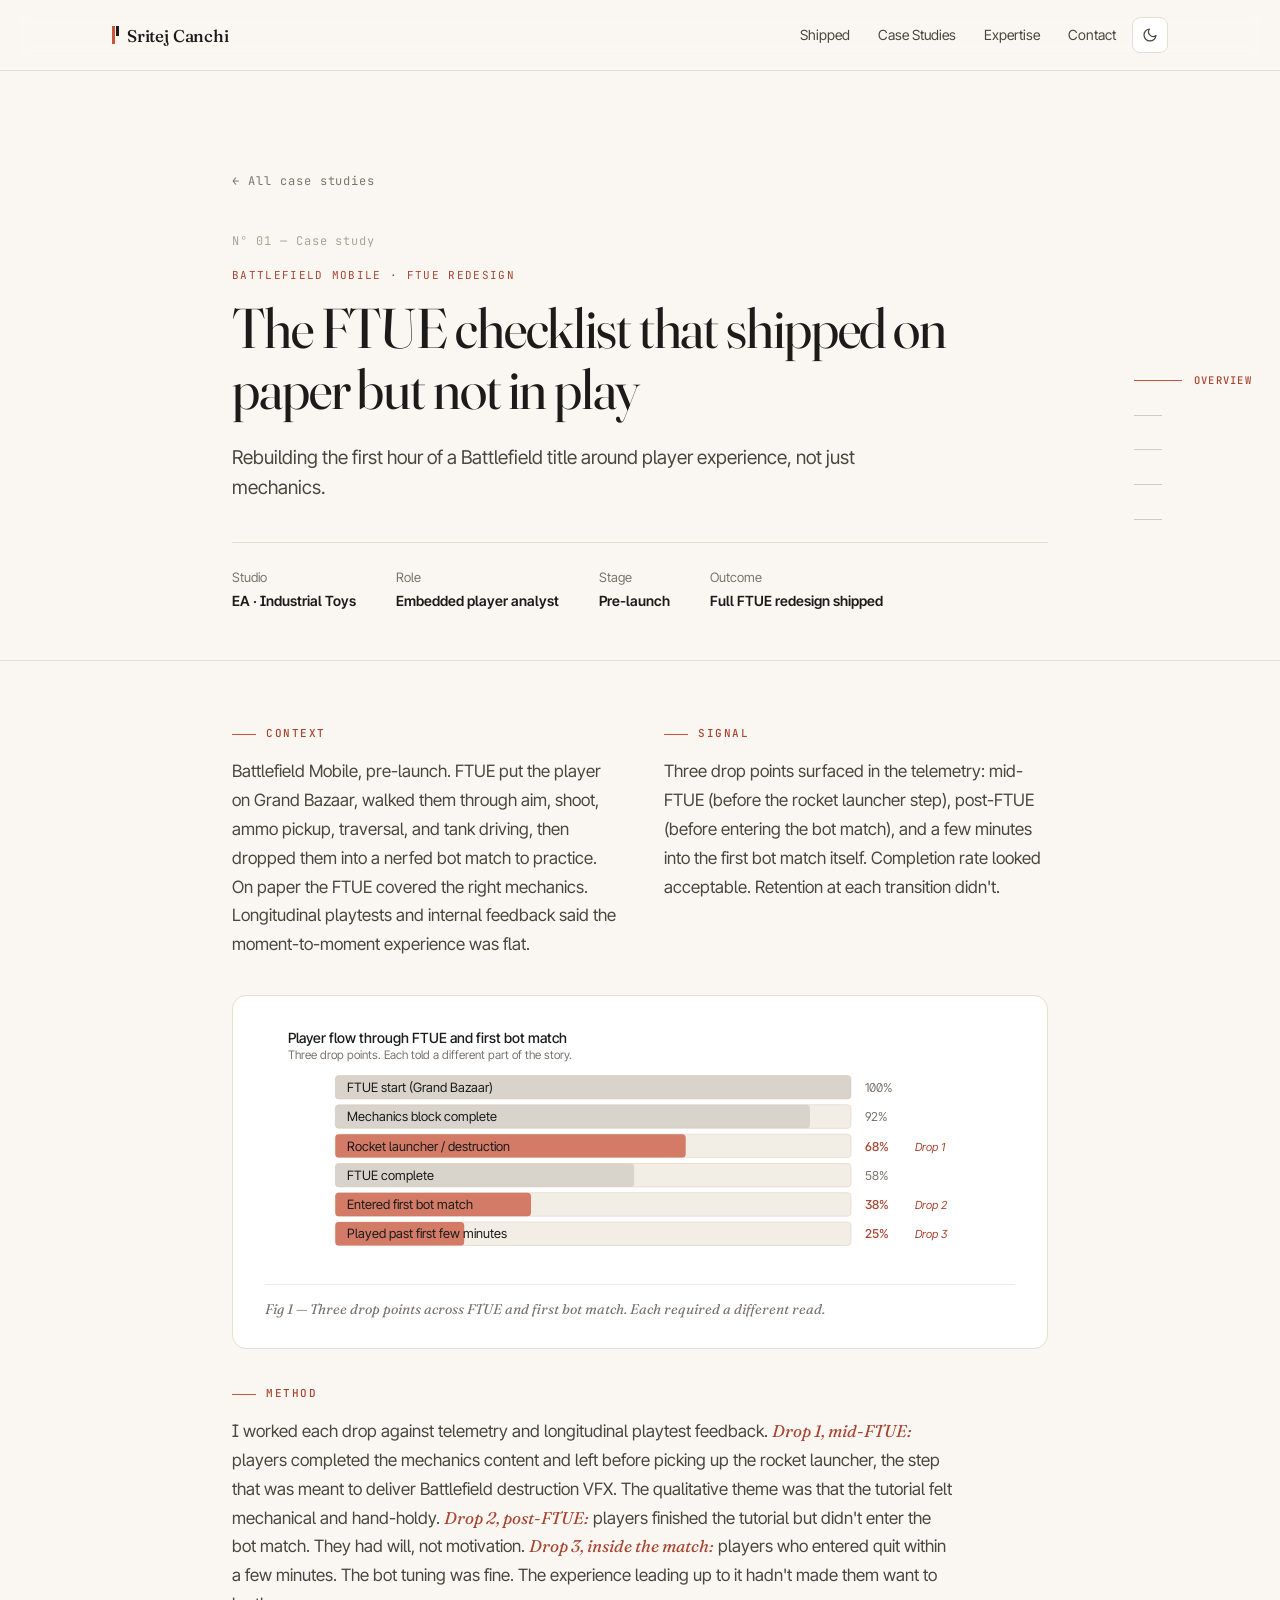
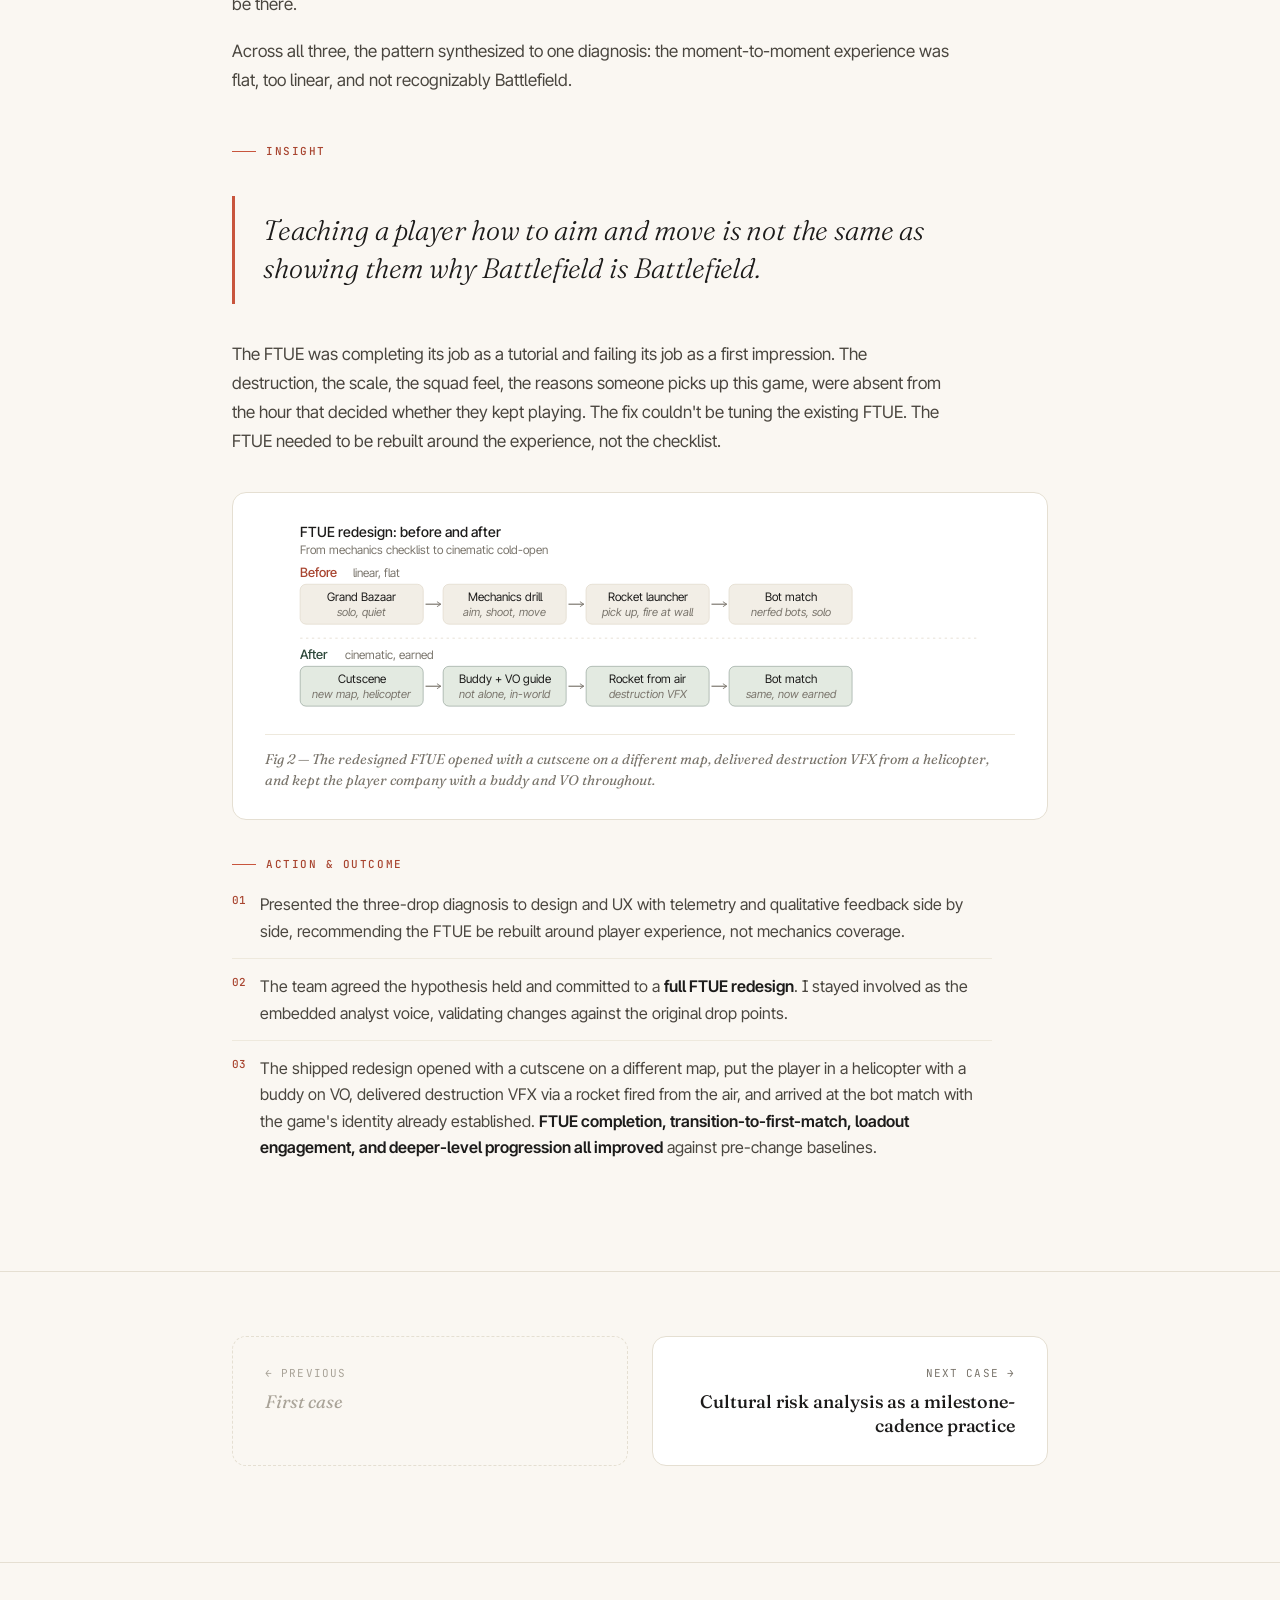
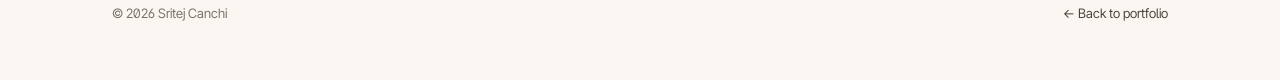
<file: Game Analyst/cases/battlefield-mobile-ftue.html>
<!DOCTYPE html>
<html lang="en" data-theme="light">
<head>
<meta charset="UTF-8">
<meta name="viewport" content="width=device-width, initial-scale=1.0">
<title>The FTUE checklist that shipped on paper but not in play — Sritej Canchi</title>
<script>
(function(){try{var t=localStorage.getItem('sc-theme');if(!t)t=matchMedia('(prefers-color-scheme: dark)').matches?'dark':'light';document.documentElement.setAttribute('data-theme',t);}catch(e){}})();
</script>
<link rel="preconnect" href="https://fonts.googleapis.com">
<link rel="preconnect" href="https://fonts.gstatic.com" crossorigin>
<link href="https://fonts.googleapis.com/css2?family=Fraunces:ital,opsz,wght@0,9..144,300..700;1,9..144,300..600&family=Inter+Tight:wght@400;450;500;600;700&family=JetBrains+Mono:wght@400;500&display=swap" rel="stylesheet">
<link rel="stylesheet" href="../styles.css?v=3">
<link rel="stylesheet" href="case-styles.css?v=3">
</head>
<body>

<nav class="nav">
  <div class="nav__inner">
    <a href="../index.html" class="nav__brand"><span class="nav__dot"></span>Sritej Canchi</a>
    <div class="nav__links">
      <a href="../index.html#shipped" class="nav__hide-sm">Shipped</a>
      <a href="../index.html#cases">Case Studies</a>
      <a href="../index.html#expertise" class="nav__hide-sm">Expertise</a>
      <a href="../index.html#contact">Contact</a>
      <button class="nav__theme" aria-label="Toggle theme" onclick="toggleTheme()">
        <svg class="icon-moon" viewBox="0 0 24 24" fill="none" stroke="currentColor" stroke-width="1.8" stroke-linecap="round" stroke-linejoin="round"><path d="M21 12.79A9 9 0 1 1 11.21 3 7 7 0 0 0 21 12.79z"/></svg>
        <svg class="icon-sun" viewBox="0 0 24 24" fill="none" stroke="currentColor" stroke-width="1.8" stroke-linecap="round" stroke-linejoin="round"><circle cx="12" cy="12" r="4"/><path d="M12 2v2M12 20v2M4.93 4.93l1.41 1.41M17.66 17.66l1.41 1.41M2 12h2M20 12h2M6.34 17.66l-1.41 1.41M19.07 4.93l-1.41 1.41"/></svg>
      </button>
    </div>
  </div>
</nav>

<!-- ==================== SECTION TRACKER ==================== -->
<aside class="tracker" aria-label="Section tracker">
  <a href="#top" class="tracker__item is-active" data-target="top">
    <span class="tracker__tick"></span>
    <span class="tracker__label">Overview</span>
  </a>
  <a href="#context" class="tracker__item" data-target="context">
    <span class="tracker__tick"></span>
    <span class="tracker__label">Context</span>
  </a>
  <a href="#method" class="tracker__item" data-target="method">
    <span class="tracker__tick"></span>
    <span class="tracker__label">Method</span>
  </a>
  <a href="#insight" class="tracker__item" data-target="insight">
    <span class="tracker__tick"></span>
    <span class="tracker__label">Insight</span>
  </a>
  <a href="#outcome" class="tracker__item" data-target="outcome">
    <span class="tracker__tick"></span>
    <span class="tracker__label">Outcome</span>
  </a>
</aside>

<header id="top" class="case-hero" data-track-section>
  <div class="wrap wrap--narrow">
    <a href="../index.html#cases" class="case-hero__back">← All case studies</a>
    <div class="case-hero__num">N° 01 — Case study</div>
    <div class="case-hero__tag">Battlefield Mobile · FTUE redesign</div>
    <h1>The FTUE checklist that shipped on paper but not in play</h1>
    <p class="case-hero__lede">Rebuilding the first hour of a Battlefield title around player experience, not just mechanics.</p>
    <div class="case-hero__meta">
      <div class="case-hero__meta-item">Studio<strong>EA · Industrial Toys</strong></div>
      <div class="case-hero__meta-item">Role<strong>Embedded player analyst</strong></div>
      <div class="case-hero__meta-item">Stage<strong>Pre-launch</strong></div>
      <div class="case-hero__meta-item">Outcome<strong>Full FTUE redesign shipped</strong></div>
    </div>
  </div>
</header>

<main class="case-body">
  <div class="wrap wrap--narrow">

    <div id="context" class="grid-2 case-section" data-track-section>
      <div>
        <div class="case-label">Context</div>
        <div class="case-prose">
          <p>Battlefield Mobile, pre-launch. FTUE put the player on Grand Bazaar, walked them through aim, shoot, ammo pickup, traversal, and tank driving, then dropped them into a nerfed bot match to practice. On paper the FTUE covered the right mechanics. Longitudinal playtests and internal feedback said the moment-to-moment experience was flat.</p>
        </div>
      </div>
      <div>
        <div class="case-label">Signal</div>
        <div class="case-prose">
          <p>Three drop points surfaced in the telemetry: mid-FTUE (before the rocket launcher step), post-FTUE (before entering the bot match), and a few minutes into the first bot match itself. Completion rate looked acceptable. Retention at each transition didn't.</p>
        </div>
      </div>
    </div>

    <div class="figure">
      <svg viewBox="0 0 640 210" xmlns="http://www.w3.org/2000/svg">
        <text font-size="12" font-weight="500" fill="var(--ink)" x="20" y="16">Player flow through FTUE and first bot match</text>
        <text font-size="10" fill="var(--ink-3)" x="20" y="30">Three drop points. Each told a different part of the story.</text>

        <rect x="60" y="44" width="440" height="20" fill="var(--paper-2)" stroke="var(--rule)" stroke-width="0.75" rx="3"/>
        <rect x="60" y="44" width="440" height="20" fill="var(--ink-4)" fill-opacity="0.35" rx="3"/>
        <text font-size="11" fill="var(--ink)" x="70" y="58">FTUE start (Grand Bazaar)</text>
        <text font-size="10.5" fill="var(--ink-3)" x="512" y="58">100%</text>

        <rect x="60" y="69" width="440" height="20" fill="var(--paper-2)" stroke="var(--rule)" stroke-width="0.75" rx="3"/>
        <rect x="60" y="69" width="405" height="20" fill="var(--ink-4)" fill-opacity="0.35" rx="3"/>
        <text font-size="11" fill="var(--ink)" x="70" y="83">Mechanics block complete</text>
        <text font-size="10.5" fill="var(--ink-3)" x="512" y="83">92%</text>

        <rect x="60" y="94" width="440" height="20" fill="var(--paper-2)" stroke="var(--rule)" stroke-width="0.75" rx="3"/>
        <rect x="60" y="94" width="299" height="20" fill="var(--terracotta)" fill-opacity="0.75" rx="3"/>
        <text font-size="11" fill="var(--ink)" x="70" y="108">Rocket launcher / destruction</text>
        <text font-size="10.5" fill="var(--terracotta-2)" font-weight="500" x="512" y="108">68%</text>
        <text font-size="9.5" fill="var(--terracotta-2)" font-style="italic" x="555" y="108">Drop 1</text>

        <rect x="60" y="119" width="440" height="20" fill="var(--paper-2)" stroke="var(--rule)" stroke-width="0.75" rx="3"/>
        <rect x="60" y="119" width="255" height="20" fill="var(--ink-4)" fill-opacity="0.35" rx="3"/>
        <text font-size="11" fill="var(--ink)" x="70" y="133">FTUE complete</text>
        <text font-size="10.5" fill="var(--ink-3)" x="512" y="133">58%</text>

        <rect x="60" y="144" width="440" height="20" fill="var(--paper-2)" stroke="var(--rule)" stroke-width="0.75" rx="3"/>
        <rect x="60" y="144" width="167" height="20" fill="var(--terracotta)" fill-opacity="0.75" rx="3"/>
        <text font-size="11" fill="var(--ink)" x="70" y="158">Entered first bot match</text>
        <text font-size="10.5" fill="var(--terracotta-2)" font-weight="500" x="512" y="158">38%</text>
        <text font-size="9.5" fill="var(--terracotta-2)" font-style="italic" x="555" y="158">Drop 2</text>

        <rect x="60" y="169" width="440" height="20" fill="var(--paper-2)" stroke="var(--rule)" stroke-width="0.75" rx="3"/>
        <rect x="60" y="169" width="110" height="20" fill="var(--terracotta)" fill-opacity="0.75" rx="3"/>
        <text font-size="11" fill="var(--ink)" x="70" y="183">Played past first few minutes</text>
        <text font-size="10.5" fill="var(--terracotta-2)" font-weight="500" x="512" y="183">25%</text>
        <text font-size="9.5" fill="var(--terracotta-2)" font-style="italic" x="555" y="183">Drop 3</text>
      </svg>
      <div class="figure__caption">Fig 1 — Three drop points across FTUE and first bot match. Each required a different read.</div>
    </div>

    <div id="method" class="case-section" data-track-section>
      <div class="case-label">Method</div>
      <div class="case-prose">
        <p>I worked each drop against telemetry and longitudinal playtest feedback. <span class="drop">Drop 1, mid-FTUE:</span> players completed the mechanics content and left before picking up the rocket launcher, the step that was meant to deliver Battlefield destruction VFX. The qualitative theme was that the tutorial felt mechanical and hand-holdy. <span class="drop">Drop 2, post-FTUE:</span> players finished the tutorial but didn't enter the bot match. They had will, not motivation. <span class="drop">Drop 3, inside the match:</span> players who entered quit within a few minutes. The bot tuning was fine. The experience leading up to it hadn't made them want to be there.</p>
        <p>Across all three, the pattern synthesized to one diagnosis: the moment-to-moment experience was flat, too linear, and not recognizably Battlefield.</p>
      </div>
    </div>

    <div id="insight" class="case-section" data-track-section>
      <div class="case-label">Insight</div>
      <div class="pullquote">Teaching a player how to aim and move is not the same as showing them why Battlefield is Battlefield.</div>
      <div class="case-prose">
        <p>The FTUE was completing its job as a tutorial and failing its job as a first impression. The destruction, the scale, the squad feel, the reasons someone picks up this game, were absent from the hour that decided whether they kept playing. The fix couldn't be tuning the existing FTUE. The FTUE needed to be rebuilt around the experience, not the checklist.</p>
      </div>
    </div>

    <div class="figure">
      <svg viewBox="0 0 640 170" xmlns="http://www.w3.org/2000/svg">
        <defs>
          <marker id="arrB" viewBox="0 0 10 10" refX="8" refY="5" markerWidth="5" markerHeight="5" orient="auto-start-reverse">
            <path d="M2 1L8 5L2 9" fill="none" stroke="context-stroke" stroke-width="1.5" stroke-linecap="round"/>
          </marker>
        </defs>

        <text font-size="12" font-weight="500" fill="var(--ink)" x="30" y="14">FTUE redesign: before and after</text>
        <text font-size="10" fill="var(--ink-3)" x="30" y="28">From mechanics checklist to cinematic cold-open</text>

        <text font-size="11" font-weight="500" fill="var(--terracotta-2)" x="30" y="48">Before</text>
        <text font-size="10" fill="var(--ink-3)" x="75" y="48">linear, flat</text>

        <rect x="30" y="54" width="105" height="34" fill="var(--paper-2)" stroke="var(--rule)" stroke-width="0.75" rx="5"/>
        <text font-size="10" fill="var(--ink)" x="82.5" y="68" text-anchor="middle">Grand Bazaar</text>
        <text font-size="9.5" fill="var(--ink-3)" x="82.5" y="81" text-anchor="middle" font-style="italic">solo, quiet</text>

        <line x1="137" y1="71" x2="150" y2="71" stroke="var(--ink-3)" stroke-width="1" fill="none" marker-end="url(#arrB)"/>

        <rect x="152" y="54" width="105" height="34" fill="var(--paper-2)" stroke="var(--rule)" stroke-width="0.75" rx="5"/>
        <text font-size="10" fill="var(--ink)" x="204.5" y="68" text-anchor="middle">Mechanics drill</text>
        <text font-size="9.5" fill="var(--ink-3)" x="204.5" y="81" text-anchor="middle" font-style="italic">aim, shoot, move</text>

        <line x1="259" y1="71" x2="272" y2="71" stroke="var(--ink-3)" stroke-width="1" fill="none" marker-end="url(#arrB)"/>

        <rect x="274" y="54" width="105" height="34" fill="var(--paper-2)" stroke="var(--rule)" stroke-width="0.75" rx="5"/>
        <text font-size="10" fill="var(--ink)" x="326.5" y="68" text-anchor="middle">Rocket launcher</text>
        <text font-size="9.5" fill="var(--ink-3)" x="326.5" y="81" text-anchor="middle" font-style="italic">pick up, fire at wall</text>

        <line x1="381" y1="71" x2="394" y2="71" stroke="var(--ink-3)" stroke-width="1" fill="none" marker-end="url(#arrB)"/>

        <rect x="396" y="54" width="105" height="34" fill="var(--paper-2)" stroke="var(--rule)" stroke-width="0.75" rx="5"/>
        <text font-size="10" fill="var(--ink)" x="448.5" y="68" text-anchor="middle">Bot match</text>
        <text font-size="9.5" fill="var(--ink-3)" x="448.5" y="81" text-anchor="middle" font-style="italic">nerfed bots, solo</text>

        <line x1="30" y1="100" x2="610" y2="100" stroke="var(--rule)" stroke-width="0.75" stroke-dasharray="2 3"/>

        <text font-size="11" font-weight="500" fill="var(--forest)" x="30" y="118">After</text>
        <text font-size="10" fill="var(--ink-3)" x="68" y="118">cinematic, earned</text>

        <rect x="30" y="124" width="105" height="34" fill="var(--forest-soft)" stroke="var(--forest)" stroke-opacity="0.35" stroke-width="0.75" rx="5"/>
        <text font-size="10" fill="var(--ink)" x="82.5" y="138" text-anchor="middle">Cutscene</text>
        <text font-size="9.5" fill="var(--ink-3)" x="82.5" y="151" text-anchor="middle" font-style="italic">new map, helicopter</text>

        <line x1="137" y1="141" x2="150" y2="141" stroke="var(--ink-3)" stroke-width="1" fill="none" marker-end="url(#arrB)"/>

        <rect x="152" y="124" width="105" height="34" fill="var(--forest-soft)" stroke="var(--forest)" stroke-opacity="0.35" stroke-width="0.75" rx="5"/>
        <text font-size="10" fill="var(--ink)" x="204.5" y="138" text-anchor="middle">Buddy + VO guide</text>
        <text font-size="9.5" fill="var(--ink-3)" x="204.5" y="151" text-anchor="middle" font-style="italic">not alone, in-world</text>

        <line x1="259" y1="141" x2="272" y2="141" stroke="var(--ink-3)" stroke-width="1" fill="none" marker-end="url(#arrB)"/>

        <rect x="274" y="124" width="105" height="34" fill="var(--forest-soft)" stroke="var(--forest)" stroke-opacity="0.35" stroke-width="0.75" rx="5"/>
        <text font-size="10" fill="var(--ink)" x="326.5" y="138" text-anchor="middle">Rocket from air</text>
        <text font-size="9.5" fill="var(--ink-3)" x="326.5" y="151" text-anchor="middle" font-style="italic">destruction VFX</text>

        <line x1="381" y1="141" x2="394" y2="141" stroke="var(--ink-3)" stroke-width="1" fill="none" marker-end="url(#arrB)"/>

        <rect x="396" y="124" width="105" height="34" fill="var(--forest-soft)" stroke="var(--forest)" stroke-opacity="0.35" stroke-width="0.75" rx="5"/>
        <text font-size="10" fill="var(--ink)" x="448.5" y="138" text-anchor="middle">Bot match</text>
        <text font-size="9.5" fill="var(--ink-3)" x="448.5" y="151" text-anchor="middle" font-style="italic">same, now earned</text>
      </svg>
      <div class="figure__caption">Fig 2 — The redesigned FTUE opened with a cutscene on a different map, delivered destruction VFX from a helicopter, and kept the player company with a buddy and VO throughout.</div>
    </div>

    <div id="outcome" class="case-section" data-track-section>
      <div class="case-label">Action &amp; outcome</div>
      <ol class="beats">
        <li>Presented the three-drop diagnosis to design and UX with telemetry and qualitative feedback side by side, recommending the FTUE be rebuilt around player experience, not mechanics coverage.</li>
        <li>The team agreed the hypothesis held and committed to a <strong>full FTUE redesign</strong>. I stayed involved as the embedded analyst voice, validating changes against the original drop points.</li>
        <li>The shipped redesign opened with a cutscene on a different map, put the player in a helicopter with a buddy on VO, delivered destruction VFX via a rocket fired from the air, and arrived at the bot match with the game's identity already established. <strong>FTUE completion, transition-to-first-match, loadout engagement, and deeper-level progression all improved</strong> against pre-change baselines.</li>
      </ol>
    </div>

  </div>
</main>

<nav class="case-nav">
  <div class="wrap wrap--narrow">
    <div class="case-nav__grid">
      <div class="case-nav__placeholder">
        <div class="case-nav__dir">← Previous</div>
        <div class="case-nav__title">First case</div>
      </div>
      <a href="tomb-raider-cultural.html" class="case-nav__link case-nav__link--next">
        <div class="case-nav__dir">Next case →</div>
        <div class="case-nav__title">Cultural risk analysis as a milestone-cadence practice</div>
      </a>
    </div>
  </div>
</nav>

<footer class="footer">
  <div class="wrap" style="display:flex; justify-content:space-between; align-items:center; flex-wrap:wrap; gap:16px; width:100%;">
    <div>© <span id="year"></span> Sritej Canchi</div>
    <div><a href="../index.html">← Back to portfolio</a></div>
  </div>
</footer>

<script>
function toggleTheme(){var c=document.documentElement.getAttribute('data-theme');var n=c==='dark'?'light':'dark';document.documentElement.setAttribute('data-theme',n);try{localStorage.setItem('sc-theme',n);}catch(e){}}
document.getElementById('year').textContent=new Date().getFullYear();
</script>
</body>
</html>
</file>
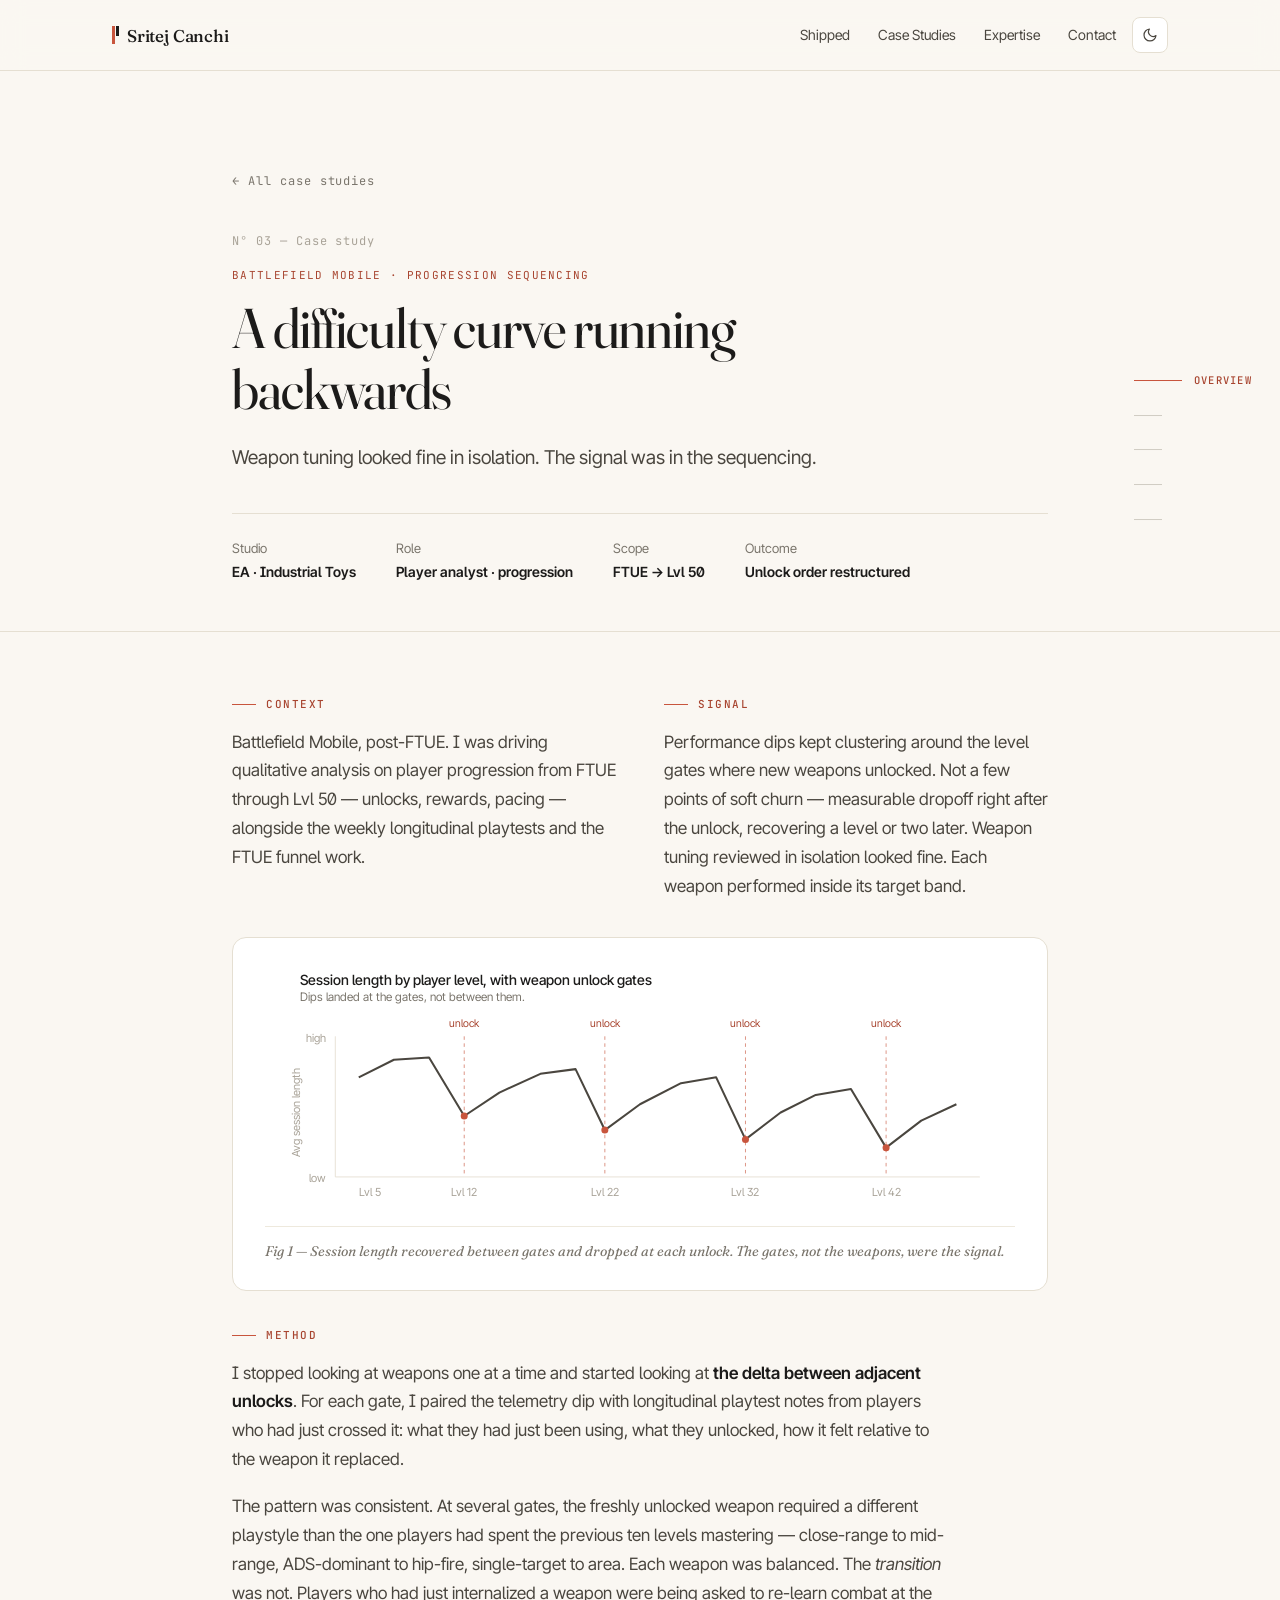
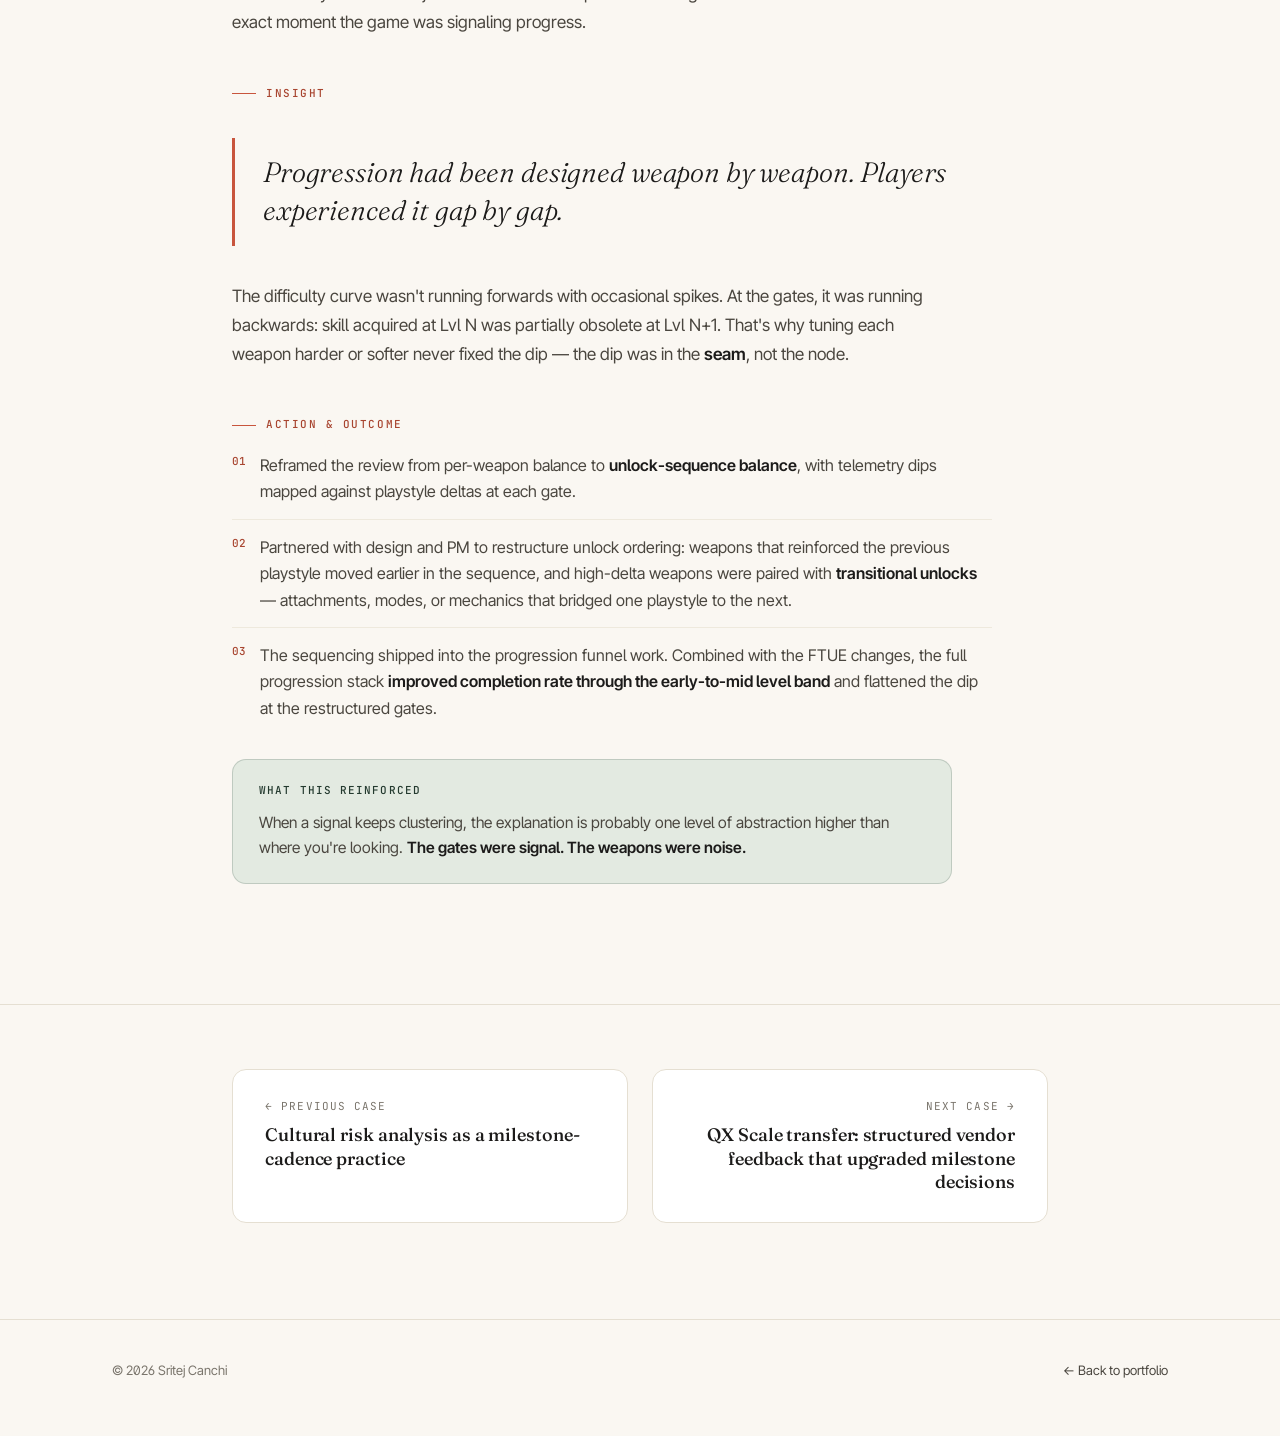
<file: Game Analyst/cases/battlefield-mobile-progression.html>
<!DOCTYPE html>
<html lang="en" data-theme="light">
<head>
<meta charset="UTF-8">
<meta name="viewport" content="width=device-width, initial-scale=1.0">
<title>A difficulty curve running backwards — Sritej Canchi</title>
<script>
(function(){try{var t=localStorage.getItem('sc-theme');if(!t)t=matchMedia('(prefers-color-scheme: dark)').matches?'dark':'light';document.documentElement.setAttribute('data-theme',t);}catch(e){}})();
</script>
<link rel="preconnect" href="https://fonts.googleapis.com">
<link rel="preconnect" href="https://fonts.gstatic.com" crossorigin>
<link href="https://fonts.googleapis.com/css2?family=Fraunces:ital,opsz,wght@0,9..144,300..700;1,9..144,300..600&family=Inter+Tight:wght@400;450;500;600;700&family=JetBrains+Mono:wght@400;500&display=swap" rel="stylesheet">
<link rel="stylesheet" href="../styles.css?v=3">
<link rel="stylesheet" href="case-styles.css?v=3">
</head>
<body>

<nav class="nav">
  <div class="nav__inner">
    <a href="../index.html" class="nav__brand"><span class="nav__dot"></span>Sritej Canchi</a>
    <div class="nav__links">
      <a href="../index.html#shipped" class="nav__hide-sm">Shipped</a>
      <a href="../index.html#cases">Case Studies</a>
      <a href="../index.html#expertise" class="nav__hide-sm">Expertise</a>
      <a href="../index.html#contact">Contact</a>
      <button class="nav__theme" aria-label="Toggle theme" onclick="toggleTheme()">
        <svg class="icon-moon" viewBox="0 0 24 24" fill="none" stroke="currentColor" stroke-width="1.8" stroke-linecap="round" stroke-linejoin="round"><path d="M21 12.79A9 9 0 1 1 11.21 3 7 7 0 0 0 21 12.79z"/></svg>
        <svg class="icon-sun" viewBox="0 0 24 24" fill="none" stroke="currentColor" stroke-width="1.8" stroke-linecap="round" stroke-linejoin="round"><circle cx="12" cy="12" r="4"/><path d="M12 2v2M12 20v2M4.93 4.93l1.41 1.41M17.66 17.66l1.41 1.41M2 12h2M20 12h2M6.34 17.66l-1.41 1.41M19.07 4.93l-1.41 1.41"/></svg>
      </button>
    </div>
  </div>
</nav>

<!-- ==================== SECTION TRACKER ==================== -->
<aside class="tracker" aria-label="Section tracker">
  <a href="#top" class="tracker__item is-active" data-target="top">
    <span class="tracker__tick"></span>
    <span class="tracker__label">Overview</span>
  </a>
  <a href="#context" class="tracker__item" data-target="context">
    <span class="tracker__tick"></span>
    <span class="tracker__label">Context</span>
  </a>
  <a href="#method" class="tracker__item" data-target="method">
    <span class="tracker__tick"></span>
    <span class="tracker__label">Method</span>
  </a>
  <a href="#insight" class="tracker__item" data-target="insight">
    <span class="tracker__tick"></span>
    <span class="tracker__label">Insight</span>
  </a>
  <a href="#outcome" class="tracker__item" data-target="outcome">
    <span class="tracker__tick"></span>
    <span class="tracker__label">Outcome</span>
  </a>
</aside>

<header id="top" class="case-hero" data-track-section>
  <div class="wrap wrap--narrow">
    <a href="../index.html#cases" class="case-hero__back">← All case studies</a>
    <div class="case-hero__num">N° 03 — Case study</div>
    <div class="case-hero__tag">Battlefield Mobile · Progression sequencing</div>
    <h1>A difficulty curve running backwards</h1>
    <p class="case-hero__lede">Weapon tuning looked fine in isolation. The signal was in the sequencing.</p>
    <div class="case-hero__meta">
      <div class="case-hero__meta-item">Studio<strong>EA · Industrial Toys</strong></div>
      <div class="case-hero__meta-item">Role<strong>Player analyst · progression</strong></div>
      <div class="case-hero__meta-item">Scope<strong>FTUE → Lvl 50</strong></div>
      <div class="case-hero__meta-item">Outcome<strong>Unlock order restructured</strong></div>
    </div>
  </div>
</header>

<main class="case-body">
  <div class="wrap wrap--narrow">

    <div id="context" class="grid-2 case-section" data-track-section>
      <div>
        <div class="case-label">Context</div>
        <div class="case-prose">
          <p>Battlefield Mobile, post-FTUE. I was driving qualitative analysis on player progression from FTUE through Lvl 50 — unlocks, rewards, pacing — alongside the weekly longitudinal playtests and the FTUE funnel work.</p>
        </div>
      </div>
      <div>
        <div class="case-label">Signal</div>
        <div class="case-prose">
          <p>Performance dips kept clustering around the level gates where new weapons unlocked. Not a few points of soft churn — measurable dropoff right after the unlock, recovering a level or two later. Weapon tuning reviewed in isolation looked fine. Each weapon performed inside its target band.</p>
        </div>
      </div>
    </div>

    <div class="figure">
      <svg viewBox="0 0 640 210" xmlns="http://www.w3.org/2000/svg">
        <text font-size="12" font-weight="500" fill="var(--ink)" x="30" y="16">Session length by player level, with weapon unlock gates</text>
        <text font-size="10" fill="var(--ink-3)" x="30" y="30">Dips landed at the gates, not between them.</text>

        <line x1="60" y1="180" x2="610" y2="180" stroke="var(--rule)" stroke-width="0.75"/>
        <line x1="60" y1="60" x2="60" y2="180" stroke="var(--rule)" stroke-width="0.75"/>
        <text font-size="9.5" fill="var(--ink-4)" x="52" y="184" text-anchor="end">low</text>
        <text font-size="9.5" fill="var(--ink-4)" x="52" y="65" text-anchor="end">high</text>
        <text font-size="9.5" fill="var(--ink-4)" x="30" y="125" text-anchor="middle" transform="rotate(-90 30 125)">Avg session length</text>

        <!-- unlock gate markers -->
        <line x1="170" y1="60" x2="170" y2="180" stroke="var(--terracotta)" stroke-width="0.75" stroke-dasharray="3 3" stroke-opacity="0.7"/>
        <line x1="290" y1="60" x2="290" y2="180" stroke="var(--terracotta)" stroke-width="0.75" stroke-dasharray="3 3" stroke-opacity="0.7"/>
        <line x1="410" y1="60" x2="410" y2="180" stroke="var(--terracotta)" stroke-width="0.75" stroke-dasharray="3 3" stroke-opacity="0.7"/>
        <line x1="530" y1="60" x2="530" y2="180" stroke="var(--terracotta)" stroke-width="0.75" stroke-dasharray="3 3" stroke-opacity="0.7"/>

        <text font-size="9" fill="var(--terracotta-2)" x="170" y="52" text-anchor="middle">unlock</text>
        <text font-size="9" fill="var(--terracotta-2)" x="290" y="52" text-anchor="middle">unlock</text>
        <text font-size="9" fill="var(--terracotta-2)" x="410" y="52" text-anchor="middle">unlock</text>
        <text font-size="9" fill="var(--terracotta-2)" x="530" y="52" text-anchor="middle">unlock</text>

        <!-- session length curve: peaks between, dips at each unlock -->
        <path d="M 80 95 L 110 80 L 140 78 L 170 128 L 200 108 L 235 92 L 265 88 L 290 140 L 320 118 L 355 100 L 385 95 L 410 148 L 440 125 L 470 110 L 500 105 L 530 155 L 560 132 L 590 118" fill="none" stroke="var(--ink-2)" stroke-width="1.75" stroke-linejoin="round"/>

        <circle cx="170" cy="128" r="3" fill="var(--terracotta)"/>
        <circle cx="290" cy="140" r="3" fill="var(--terracotta)"/>
        <circle cx="410" cy="148" r="3" fill="var(--terracotta)"/>
        <circle cx="530" cy="155" r="3" fill="var(--terracotta)"/>

        <text font-size="9.5" fill="var(--ink-4)" x="80" y="196">Lvl 5</text>
        <text font-size="9.5" fill="var(--ink-4)" x="170" y="196" text-anchor="middle">Lvl 12</text>
        <text font-size="9.5" fill="var(--ink-4)" x="290" y="196" text-anchor="middle">Lvl 22</text>
        <text font-size="9.5" fill="var(--ink-4)" x="410" y="196" text-anchor="middle">Lvl 32</text>
        <text font-size="9.5" fill="var(--ink-4)" x="530" y="196" text-anchor="middle">Lvl 42</text>
      </svg>
      <div class="figure__caption">Fig 1 — Session length recovered between gates and dropped at each unlock. The gates, not the weapons, were the signal.</div>
    </div>

    <div id="method" class="case-section" data-track-section>
      <div class="case-label">Method</div>
      <div class="case-prose">
        <p>I stopped looking at weapons one at a time and started looking at <strong>the delta between adjacent unlocks</strong>. For each gate, I paired the telemetry dip with longitudinal playtest notes from players who had just crossed it: what they had just been using, what they unlocked, how it felt relative to the weapon it replaced.</p>
        <p>The pattern was consistent. At several gates, the freshly unlocked weapon required a different playstyle than the one players had spent the previous ten levels mastering — close-range to mid-range, ADS-dominant to hip-fire, single-target to area. Each weapon was balanced. The <em>transition</em> was not. Players who had just internalized a weapon were being asked to re-learn combat at the exact moment the game was signaling progress.</p>
      </div>
    </div>

    <div id="insight" class="case-section" data-track-section>
      <div class="case-label">Insight</div>
      <div class="pullquote">Progression had been designed weapon by weapon. Players experienced it gap by gap.</div>
      <div class="case-prose">
        <p>The difficulty curve wasn't running forwards with occasional spikes. At the gates, it was running backwards: skill acquired at Lvl N was partially obsolete at Lvl N+1. That's why tuning each weapon harder or softer never fixed the dip — the dip was in the <strong>seam</strong>, not the node.</p>
      </div>
    </div>

    <div id="outcome" class="case-section" data-track-section>
      <div class="case-label">Action &amp; outcome</div>
      <ol class="beats">
        <li>Reframed the review from per-weapon balance to <strong>unlock-sequence balance</strong>, with telemetry dips mapped against playstyle deltas at each gate.</li>
        <li>Partnered with design and PM to restructure unlock ordering: weapons that reinforced the previous playstyle moved earlier in the sequence, and high-delta weapons were paired with <strong>transitional unlocks</strong> — attachments, modes, or mechanics that bridged one playstyle to the next.</li>
        <li>The sequencing shipped into the progression funnel work. Combined with the FTUE changes, the full progression stack <strong>improved completion rate through the early-to-mid level band</strong> and flattened the dip at the restructured gates.</li>
      </ol>
    </div>

    <div class="callout">
      <div class="callout__label">What this reinforced</div>
      <div class="callout__body">When a signal keeps clustering, the explanation is probably one level of abstraction higher than where you're looking. <strong>The gates were signal. The weapons were noise.</strong></div>
    </div>

  </div>
</main>

<nav class="case-nav">
  <div class="wrap wrap--narrow">
    <div class="case-nav__grid">
      <a href="tomb-raider-cultural.html" class="case-nav__link case-nav__link--prev">
        <div class="case-nav__dir">← Previous case</div>
        <div class="case-nav__title">Cultural risk analysis as a milestone-cadence practice</div>
      </a>
      <a href="tomb-raider-qx.html" class="case-nav__link case-nav__link--next">
        <div class="case-nav__dir">Next case →</div>
        <div class="case-nav__title">QX Scale transfer: structured vendor feedback that upgraded milestone decisions</div>
      </a>
    </div>
  </div>
</nav>

<footer class="footer">
  <div class="wrap" style="display:flex; justify-content:space-between; align-items:center; flex-wrap:wrap; gap:16px; width:100%;">
    <div>© <span id="year"></span> Sritej Canchi</div>
    <div><a href="../index.html">← Back to portfolio</a></div>
  </div>
</footer>

<script>
function toggleTheme(){var c=document.documentElement.getAttribute('data-theme');var n=c==='dark'?'light':'dark';document.documentElement.setAttribute('data-theme',n);try{localStorage.setItem('sc-theme',n);}catch(e){}}
document.getElementById('year').textContent=new Date().getFullYear();
</script>
</body>
</html>
</file>
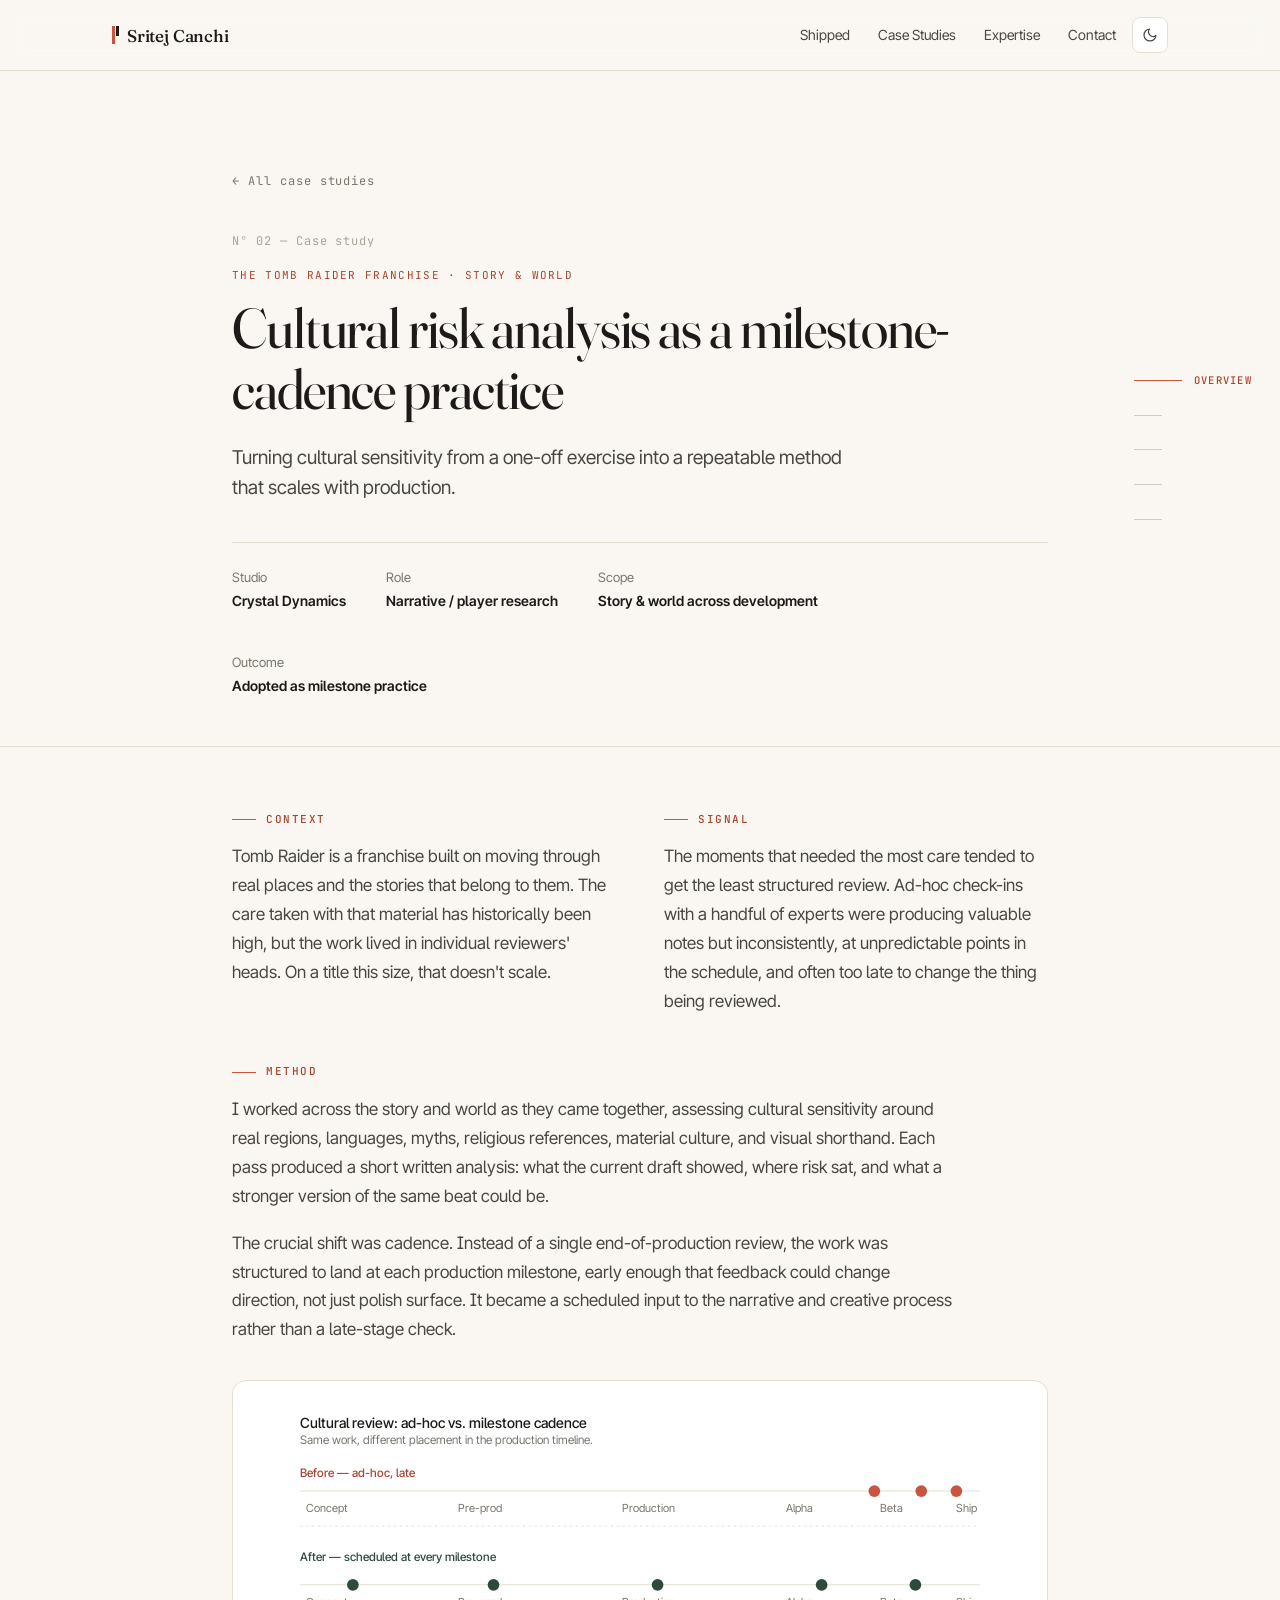
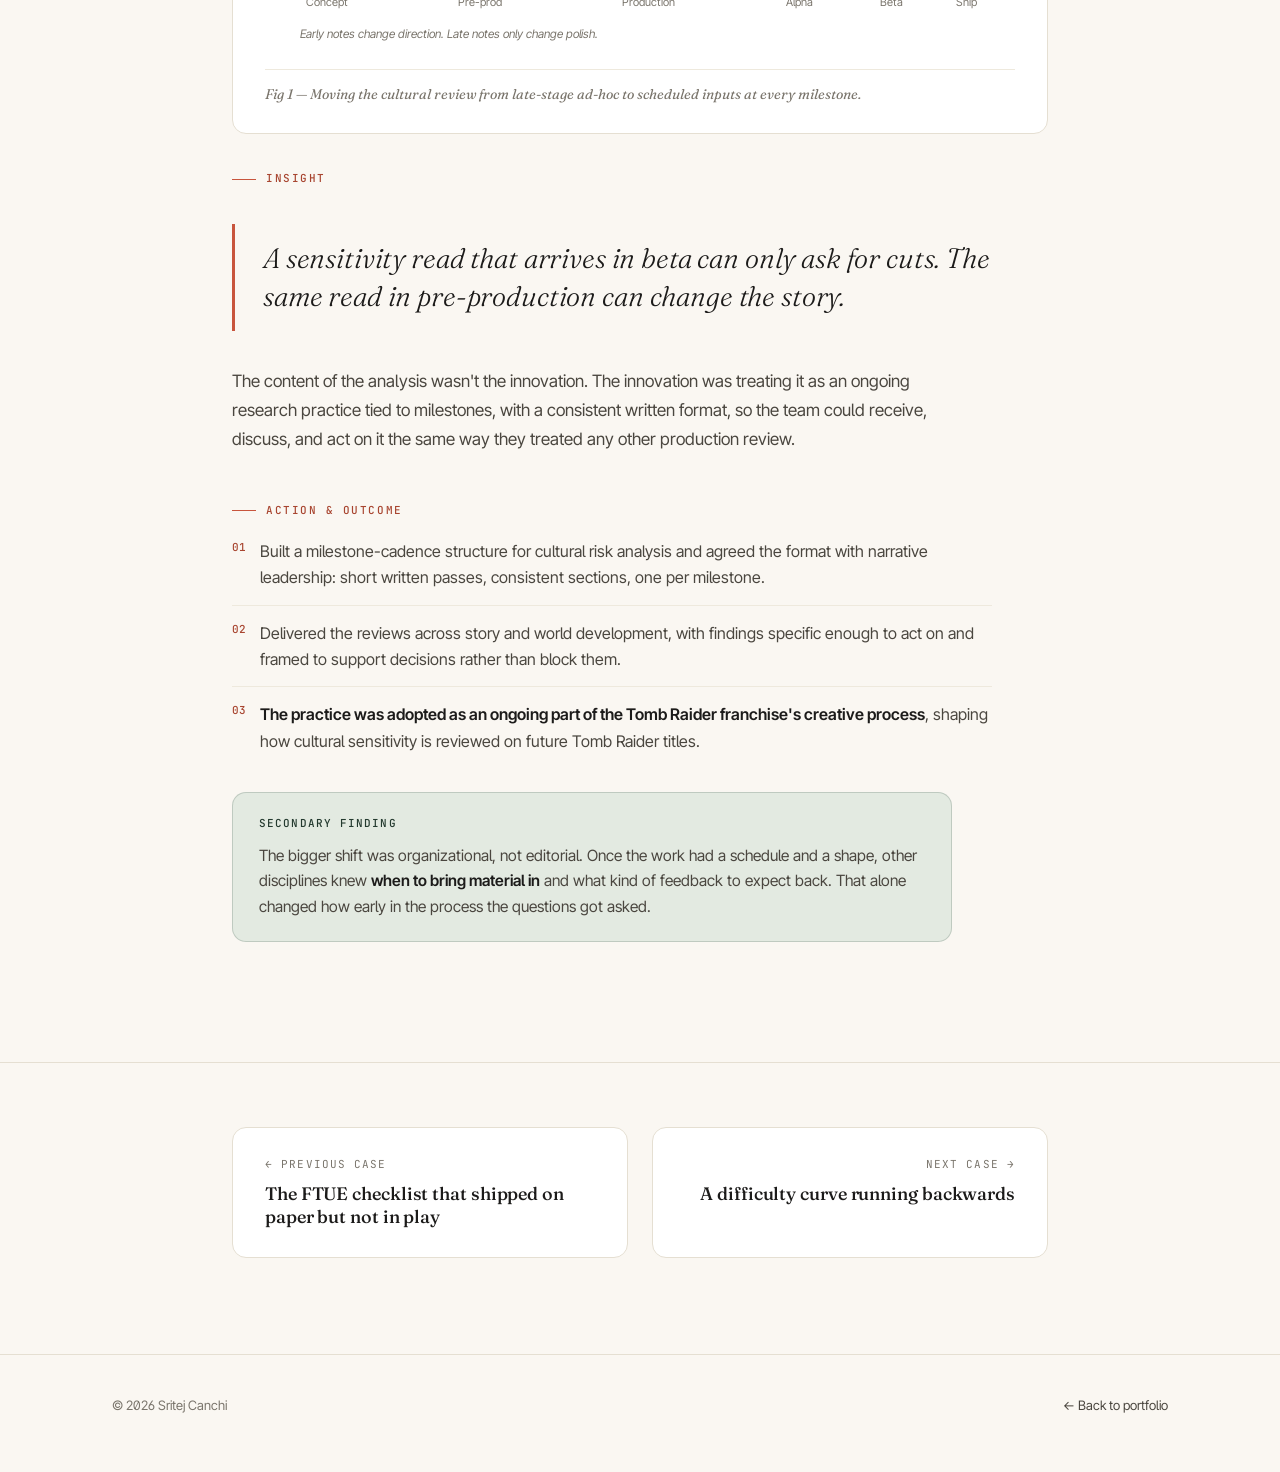
<file: Game Analyst/cases/tomb-raider-cultural.html>
<!DOCTYPE html>
<html lang="en" data-theme="light">
<head>
<meta charset="UTF-8">
<meta name="viewport" content="width=device-width, initial-scale=1.0">
<title>Cultural risk analysis as a milestone-cadence practice — Sritej Canchi</title>
<script>
(function(){try{var t=localStorage.getItem('sc-theme');if(!t)t=matchMedia('(prefers-color-scheme: dark)').matches?'dark':'light';document.documentElement.setAttribute('data-theme',t);}catch(e){}})();
</script>
<link rel="preconnect" href="https://fonts.googleapis.com">
<link rel="preconnect" href="https://fonts.gstatic.com" crossorigin>
<link href="https://fonts.googleapis.com/css2?family=Fraunces:ital,opsz,wght@0,9..144,300..700;1,9..144,300..600&family=Inter+Tight:wght@400;450;500;600;700&family=JetBrains+Mono:wght@400;500&display=swap" rel="stylesheet">
<link rel="stylesheet" href="../styles.css?v=3">
<link rel="stylesheet" href="case-styles.css?v=3">
</head>
<body>

<nav class="nav">
  <div class="nav__inner">
    <a href="../index.html" class="nav__brand"><span class="nav__dot"></span>Sritej Canchi</a>
    <div class="nav__links">
      <a href="../index.html#shipped" class="nav__hide-sm">Shipped</a>
      <a href="../index.html#cases">Case Studies</a>
      <a href="../index.html#expertise" class="nav__hide-sm">Expertise</a>
      <a href="../index.html#contact">Contact</a>
      <button class="nav__theme" aria-label="Toggle theme" onclick="toggleTheme()">
        <svg class="icon-moon" viewBox="0 0 24 24" fill="none" stroke="currentColor" stroke-width="1.8" stroke-linecap="round" stroke-linejoin="round"><path d="M21 12.79A9 9 0 1 1 11.21 3 7 7 0 0 0 21 12.79z"/></svg>
        <svg class="icon-sun" viewBox="0 0 24 24" fill="none" stroke="currentColor" stroke-width="1.8" stroke-linecap="round" stroke-linejoin="round"><circle cx="12" cy="12" r="4"/><path d="M12 2v2M12 20v2M4.93 4.93l1.41 1.41M17.66 17.66l1.41 1.41M2 12h2M20 12h2M6.34 17.66l-1.41 1.41M19.07 4.93l-1.41 1.41"/></svg>
      </button>
    </div>
  </div>
</nav>

<!-- ==================== SECTION TRACKER ==================== -->
<aside class="tracker" aria-label="Section tracker">
  <a href="#top" class="tracker__item is-active" data-target="top">
    <span class="tracker__tick"></span>
    <span class="tracker__label">Overview</span>
  </a>
  <a href="#context" class="tracker__item" data-target="context">
    <span class="tracker__tick"></span>
    <span class="tracker__label">Context</span>
  </a>
  <a href="#method" class="tracker__item" data-target="method">
    <span class="tracker__tick"></span>
    <span class="tracker__label">Method</span>
  </a>
  <a href="#insight" class="tracker__item" data-target="insight">
    <span class="tracker__tick"></span>
    <span class="tracker__label">Insight</span>
  </a>
  <a href="#outcome" class="tracker__item" data-target="outcome">
    <span class="tracker__tick"></span>
    <span class="tracker__label">Outcome</span>
  </a>
</aside>

<header id="top" class="case-hero" data-track-section>
  <div class="wrap wrap--narrow">
    <a href="../index.html#cases" class="case-hero__back">← All case studies</a>
    <div class="case-hero__num">N° 02 — Case study</div>
    <div class="case-hero__tag">The Tomb Raider franchise · Story &amp; world</div>
    <h1>Cultural risk analysis as a milestone-cadence practice</h1>
    <p class="case-hero__lede">Turning cultural sensitivity from a one-off exercise into a repeatable method that scales with production.</p>
    <div class="case-hero__meta">
      <div class="case-hero__meta-item">Studio<strong>Crystal Dynamics</strong></div>
      <div class="case-hero__meta-item">Role<strong>Narrative / player research</strong></div>
      <div class="case-hero__meta-item">Scope<strong>Story &amp; world across development</strong></div>
      <div class="case-hero__meta-item">Outcome<strong>Adopted as milestone practice</strong></div>
    </div>
  </div>
</header>

<main class="case-body">
  <div class="wrap wrap--narrow">

    <div id="context" class="grid-2 case-section" data-track-section>
      <div>
        <div class="case-label">Context</div>
        <div class="case-prose">
          <p>Tomb Raider is a franchise built on moving through real places and the stories that belong to them. The care taken with that material has historically been high, but the work lived in individual reviewers' heads. On a title this size, that doesn't scale.</p>
        </div>
      </div>
      <div>
        <div class="case-label">Signal</div>
        <div class="case-prose">
          <p>The moments that needed the most care tended to get the least structured review. Ad-hoc check-ins with a handful of experts were producing valuable notes but inconsistently, at unpredictable points in the schedule, and often too late to change the thing being reviewed.</p>
        </div>
      </div>
    </div>

    <div id="method" class="case-section" data-track-section>
      <div class="case-label">Method</div>
      <div class="case-prose">
        <p>I worked across the story and world as they came together, assessing cultural sensitivity around real regions, languages, myths, religious references, material culture, and visual shorthand. Each pass produced a short written analysis: what the current draft showed, where risk sat, and what a stronger version of the same beat could be.</p>
        <p>The crucial shift was cadence. Instead of a single end-of-production review, the work was structured to land at each production milestone, early enough that feedback could change direction, not just polish surface. It became a scheduled input to the narrative and creative process rather than a late-stage check.</p>
      </div>
    </div>

    <div class="figure">
      <svg viewBox="0 0 640 210" xmlns="http://www.w3.org/2000/svg">
        <text font-size="12" font-weight="500" fill="var(--ink)" x="30" y="16">Cultural review: ad-hoc vs. milestone cadence</text>
        <text font-size="10" fill="var(--ink-3)" x="30" y="30">Same work, different placement in the production timeline.</text>

        <line x1="30" y1="70" x2="610" y2="70" stroke="var(--rule)" stroke-width="1"/>
        <text font-size="10" font-weight="500" fill="var(--terracotta-2)" x="30" y="58">Before — ad-hoc, late</text>

        <circle cx="520" cy="70" r="5" fill="var(--terracotta)"/>
        <circle cx="560" cy="70" r="5" fill="var(--terracotta)"/>
        <circle cx="590" cy="70" r="5" fill="var(--terracotta)"/>

        <text font-size="9.5" fill="var(--ink-3)" x="35" y="88">Concept</text>
        <text font-size="9.5" fill="var(--ink-3)" x="165" y="88">Pre-prod</text>
        <text font-size="9.5" fill="var(--ink-3)" x="305" y="88">Production</text>
        <text font-size="9.5" fill="var(--ink-3)" x="445" y="88">Alpha</text>
        <text font-size="9.5" fill="var(--ink-3)" x="525" y="88">Beta</text>
        <text font-size="9.5" fill="var(--ink-3)" x="590" y="88">Ship</text>

        <line x1="30" y1="100" x2="610" y2="100" stroke="var(--rule)" stroke-width="0.75" stroke-dasharray="2 3"/>

        <line x1="30" y1="150" x2="610" y2="150" stroke="var(--rule)" stroke-width="1"/>
        <text font-size="10" font-weight="500" fill="var(--forest)" x="30" y="130">After — scheduled at every milestone</text>

        <circle cx="75" cy="150" r="5" fill="var(--forest)"/>
        <circle cx="195" cy="150" r="5" fill="var(--forest)"/>
        <circle cx="335" cy="150" r="5" fill="var(--forest)"/>
        <circle cx="475" cy="150" r="5" fill="var(--forest)"/>
        <circle cx="555" cy="150" r="5" fill="var(--forest)"/>

        <text font-size="9.5" fill="var(--ink-3)" x="35" y="168">Concept</text>
        <text font-size="9.5" fill="var(--ink-3)" x="165" y="168">Pre-prod</text>
        <text font-size="9.5" fill="var(--ink-3)" x="305" y="168">Production</text>
        <text font-size="9.5" fill="var(--ink-3)" x="445" y="168">Alpha</text>
        <text font-size="9.5" fill="var(--ink-3)" x="525" y="168">Beta</text>
        <text font-size="9.5" fill="var(--ink-3)" x="590" y="168">Ship</text>

        <text font-size="10" fill="var(--ink-3)" font-style="italic" x="30" y="195">Early notes change direction. Late notes only change polish.</text>
      </svg>
      <div class="figure__caption">Fig 1 — Moving the cultural review from late-stage ad-hoc to scheduled inputs at every milestone.</div>
    </div>

    <div id="insight" class="case-section" data-track-section>
      <div class="case-label">Insight</div>
      <div class="pullquote">A sensitivity read that arrives in beta can only ask for cuts. The same read in pre-production can change the story.</div>
      <div class="case-prose">
        <p>The content of the analysis wasn't the innovation. The innovation was treating it as an ongoing research practice tied to milestones, with a consistent written format, so the team could receive, discuss, and act on it the same way they treated any other production review.</p>
      </div>
    </div>

    <div id="outcome" class="case-section" data-track-section>
      <div class="case-label">Action &amp; outcome</div>
      <ol class="beats">
        <li>Built a milestone-cadence structure for cultural risk analysis and agreed the format with narrative leadership: short written passes, consistent sections, one per milestone.</li>
        <li>Delivered the reviews across story and world development, with findings specific enough to act on and framed to support decisions rather than block them.</li>
        <li><strong>The practice was adopted as an ongoing part of the Tomb Raider franchise's creative process</strong>, shaping how cultural sensitivity is reviewed on future Tomb Raider titles.</li>
      </ol>
    </div>

    <div class="callout">
      <div class="callout__label">Secondary finding</div>
      <div class="callout__body">The bigger shift was organizational, not editorial. Once the work had a schedule and a shape, other disciplines knew <strong>when to bring material in</strong> and what kind of feedback to expect back. That alone changed how early in the process the questions got asked.</div>
    </div>

  </div>
</main>

<nav class="case-nav">
  <div class="wrap wrap--narrow">
    <div class="case-nav__grid">
      <a href="battlefield-mobile-ftue.html" class="case-nav__link case-nav__link--prev">
        <div class="case-nav__dir">← Previous case</div>
        <div class="case-nav__title">The FTUE checklist that shipped on paper but not in play</div>
      </a>
      <a href="battlefield-mobile-progression.html" class="case-nav__link case-nav__link--next">
        <div class="case-nav__dir">Next case →</div>
        <div class="case-nav__title">A difficulty curve running backwards</div>
      </a>
    </div>
  </div>
</nav>

<footer class="footer">
  <div class="wrap" style="display:flex; justify-content:space-between; align-items:center; flex-wrap:wrap; gap:16px; width:100%;">
    <div>© <span id="year"></span> Sritej Canchi</div>
    <div><a href="../index.html">← Back to portfolio</a></div>
  </div>
</footer>

<script>
function toggleTheme(){var c=document.documentElement.getAttribute('data-theme');var n=c==='dark'?'light':'dark';document.documentElement.setAttribute('data-theme',n);try{localStorage.setItem('sc-theme',n);}catch(e){}}
document.getElementById('year').textContent=new Date().getFullYear();
</script>
</body>
</html>
</file>
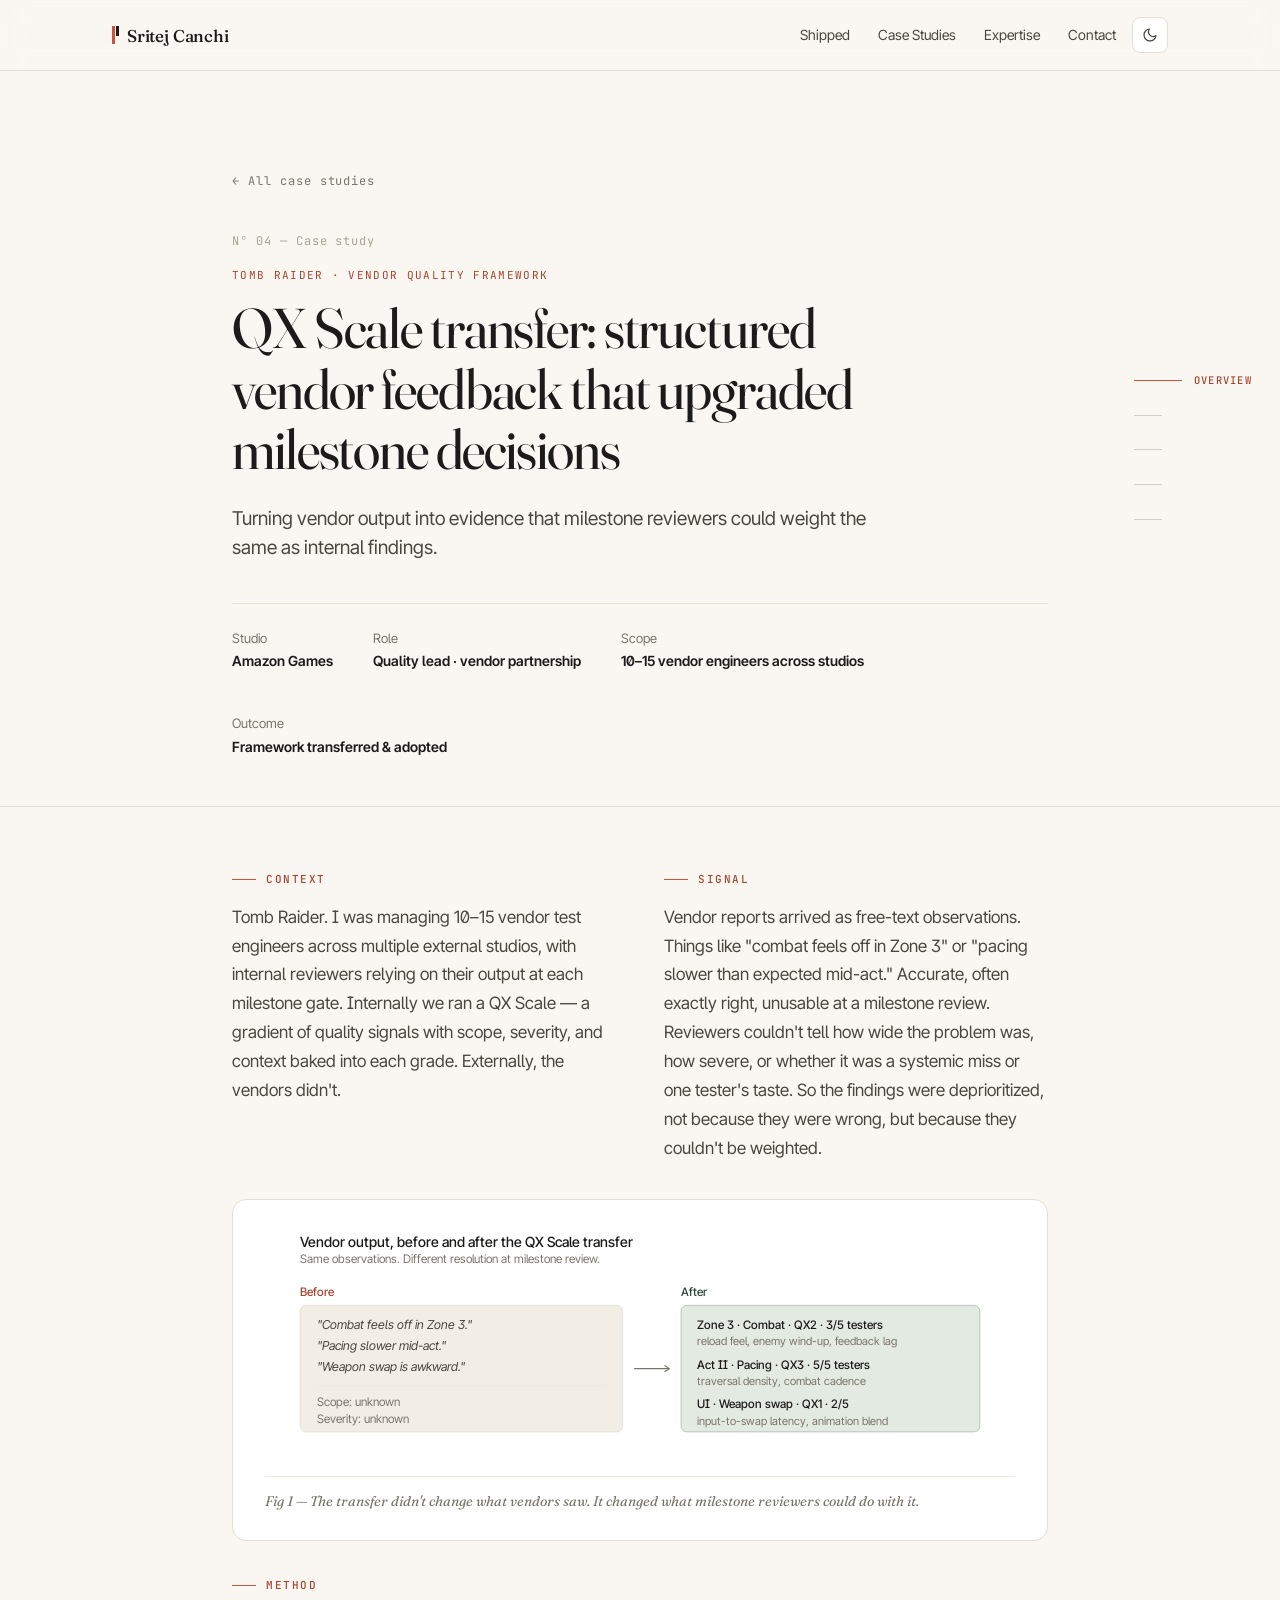
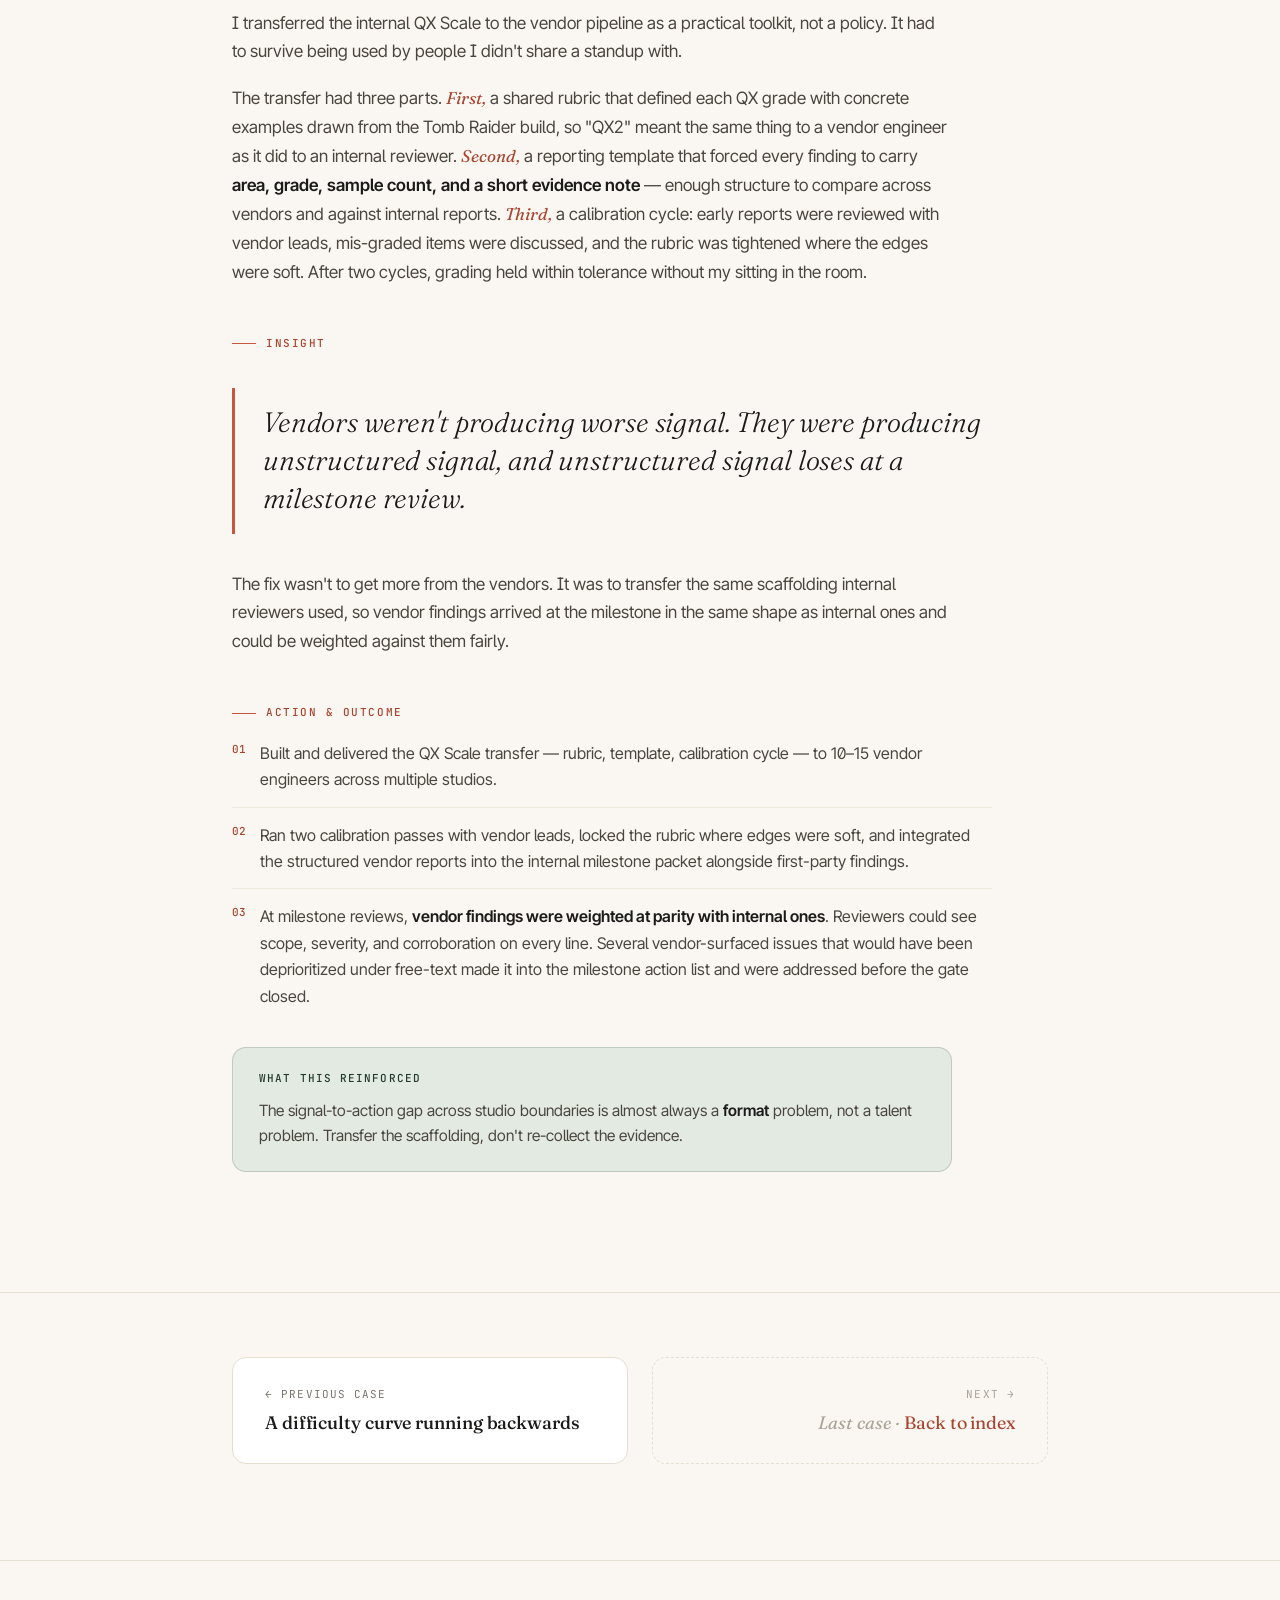
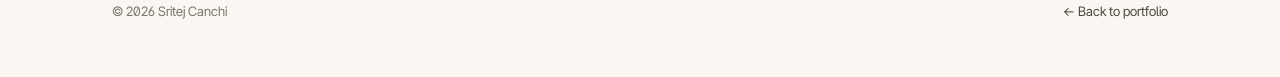
<file: Game Analyst/cases/tomb-raider-qx.html>
<!DOCTYPE html>
<html lang="en" data-theme="light">
<head>
<meta charset="UTF-8">
<meta name="viewport" content="width=device-width, initial-scale=1.0">
<title>QX Scale transfer: structured vendor feedback that upgraded milestone decisions — Sritej Canchi</title>
<script>
(function(){try{var t=localStorage.getItem('sc-theme');if(!t)t=matchMedia('(prefers-color-scheme: dark)').matches?'dark':'light';document.documentElement.setAttribute('data-theme',t);}catch(e){}})();
</script>
<link rel="preconnect" href="https://fonts.googleapis.com">
<link rel="preconnect" href="https://fonts.gstatic.com" crossorigin>
<link href="https://fonts.googleapis.com/css2?family=Fraunces:ital,opsz,wght@0,9..144,300..700;1,9..144,300..600&family=Inter+Tight:wght@400;450;500;600;700&family=JetBrains+Mono:wght@400;500&display=swap" rel="stylesheet">
<link rel="stylesheet" href="../styles.css?v=3">
<link rel="stylesheet" href="case-styles.css?v=3">
</head>
<body>

<nav class="nav">
  <div class="nav__inner">
    <a href="../index.html" class="nav__brand"><span class="nav__dot"></span>Sritej Canchi</a>
    <div class="nav__links">
      <a href="../index.html#shipped" class="nav__hide-sm">Shipped</a>
      <a href="../index.html#cases">Case Studies</a>
      <a href="../index.html#expertise" class="nav__hide-sm">Expertise</a>
      <a href="../index.html#contact">Contact</a>
      <button class="nav__theme" aria-label="Toggle theme" onclick="toggleTheme()">
        <svg class="icon-moon" viewBox="0 0 24 24" fill="none" stroke="currentColor" stroke-width="1.8" stroke-linecap="round" stroke-linejoin="round"><path d="M21 12.79A9 9 0 1 1 11.21 3 7 7 0 0 0 21 12.79z"/></svg>
        <svg class="icon-sun" viewBox="0 0 24 24" fill="none" stroke="currentColor" stroke-width="1.8" stroke-linecap="round" stroke-linejoin="round"><circle cx="12" cy="12" r="4"/><path d="M12 2v2M12 20v2M4.93 4.93l1.41 1.41M17.66 17.66l1.41 1.41M2 12h2M20 12h2M6.34 17.66l-1.41 1.41M19.07 4.93l-1.41 1.41"/></svg>
      </button>
    </div>
  </div>
</nav>

<!-- ==================== SECTION TRACKER ==================== -->
<aside class="tracker" aria-label="Section tracker">
  <a href="#top" class="tracker__item is-active" data-target="top">
    <span class="tracker__tick"></span>
    <span class="tracker__label">Overview</span>
  </a>
  <a href="#context" class="tracker__item" data-target="context">
    <span class="tracker__tick"></span>
    <span class="tracker__label">Context</span>
  </a>
  <a href="#method" class="tracker__item" data-target="method">
    <span class="tracker__tick"></span>
    <span class="tracker__label">Method</span>
  </a>
  <a href="#insight" class="tracker__item" data-target="insight">
    <span class="tracker__tick"></span>
    <span class="tracker__label">Insight</span>
  </a>
  <a href="#outcome" class="tracker__item" data-target="outcome">
    <span class="tracker__tick"></span>
    <span class="tracker__label">Outcome</span>
  </a>
</aside>

<header id="top" class="case-hero" data-track-section>
  <div class="wrap wrap--narrow">
    <a href="../index.html#cases" class="case-hero__back">← All case studies</a>
    <div class="case-hero__num">N° 04 — Case study</div>
    <div class="case-hero__tag">Tomb Raider · Vendor quality framework</div>
    <h1>QX Scale transfer: structured vendor feedback that upgraded milestone decisions</h1>
    <p class="case-hero__lede">Turning vendor output into evidence that milestone reviewers could weight the same as internal findings.</p>
    <div class="case-hero__meta">
      <div class="case-hero__meta-item">Studio<strong>Amazon Games</strong></div>
      <div class="case-hero__meta-item">Role<strong>Quality lead · vendor partnership</strong></div>
      <div class="case-hero__meta-item">Scope<strong>10–15 vendor engineers across studios</strong></div>
      <div class="case-hero__meta-item">Outcome<strong>Framework transferred &amp; adopted</strong></div>
    </div>
  </div>
</header>

<main class="case-body">
  <div class="wrap wrap--narrow">

    <div id="context" class="grid-2 case-section" data-track-section>
      <div>
        <div class="case-label">Context</div>
        <div class="case-prose">
          <p>Tomb Raider. I was managing 10–15 vendor test engineers across multiple external studios, with internal reviewers relying on their output at each milestone gate. Internally we ran a QX Scale — a gradient of quality signals with scope, severity, and context baked into each grade. Externally, the vendors didn't.</p>
        </div>
      </div>
      <div>
        <div class="case-label">Signal</div>
        <div class="case-prose">
          <p>Vendor reports arrived as free-text observations. Things like "combat feels off in Zone 3" or "pacing slower than expected mid-act." Accurate, often exactly right, unusable at a milestone review. Reviewers couldn't tell how wide the problem was, how severe, or whether it was a systemic miss or one tester's taste. So the findings were deprioritized, not because they were wrong, but because they couldn't be weighted.</p>
        </div>
      </div>
    </div>

    <div class="figure">
      <svg viewBox="0 0 640 200" xmlns="http://www.w3.org/2000/svg">
        <text font-size="12" font-weight="500" fill="var(--ink)" x="30" y="16">Vendor output, before and after the QX Scale transfer</text>
        <text font-size="10" fill="var(--ink-3)" x="30" y="30">Same observations. Different resolution at milestone review.</text>

        <!-- BEFORE -->
        <text font-size="10" font-weight="500" fill="var(--terracotta-2)" x="30" y="58">Before</text>
        <rect x="30" y="66" width="275" height="108" fill="var(--paper-2)" stroke="var(--rule)" stroke-width="0.75" rx="5"/>
        <text font-size="10.5" font-style="italic" fill="var(--ink-2)" x="44" y="86">"Combat feels off in Zone 3."</text>
        <text font-size="10.5" font-style="italic" fill="var(--ink-2)" x="44" y="104">"Pacing slower mid-act."</text>
        <text font-size="10.5" font-style="italic" fill="var(--ink-2)" x="44" y="122">"Weapon swap is awkward."</text>
        <line x1="44" y1="135" x2="291" y2="135" stroke="var(--rule-soft)" stroke-width="0.75"/>
        <text font-size="10" fill="var(--ink-3)" x="44" y="152">Scope: unknown</text>
        <text font-size="10" fill="var(--ink-3)" x="44" y="166">Severity: unknown</text>

        <!-- ARROW -->
        <line x1="315" y1="120" x2="345" y2="120" stroke="var(--ink-3)" stroke-width="1.25" marker-end="url(#arrQ)"/>
        <defs>
          <marker id="arrQ" viewBox="0 0 10 10" refX="8" refY="5" markerWidth="5" markerHeight="5" orient="auto-start-reverse">
            <path d="M2 1L8 5L2 9" fill="none" stroke="context-stroke" stroke-width="1.5" stroke-linecap="round"/>
          </marker>
        </defs>

        <!-- AFTER -->
        <text font-size="10" font-weight="500" fill="var(--forest)" x="355" y="58">After</text>
        <rect x="355" y="66" width="255" height="108" fill="var(--forest-soft)" stroke="var(--forest)" stroke-opacity="0.3" stroke-width="0.75" rx="5"/>
        <text font-size="10" font-weight="500" fill="var(--ink)" x="369" y="86">Zone 3 · Combat · QX2 · 3/5 testers</text>
        <text font-size="9.5" fill="var(--ink-3)" x="369" y="100">reload feel, enemy wind-up, feedback lag</text>
        <text font-size="10" font-weight="500" fill="var(--ink)" x="369" y="120">Act II · Pacing · QX3 · 5/5 testers</text>
        <text font-size="9.5" fill="var(--ink-3)" x="369" y="134">traversal density, combat cadence</text>
        <text font-size="10" font-weight="500" fill="var(--ink)" x="369" y="154">UI · Weapon swap · QX1 · 2/5</text>
        <text font-size="9.5" fill="var(--ink-3)" x="369" y="168">input-to-swap latency, animation blend</text>
      </svg>
      <div class="figure__caption">Fig 1 — The transfer didn't change what vendors saw. It changed what milestone reviewers could do with it.</div>
    </div>

    <div id="method" class="case-section" data-track-section>
      <div class="case-label">Method</div>
      <div class="case-prose">
        <p>I transferred the internal QX Scale to the vendor pipeline as a practical toolkit, not a policy. It had to survive being used by people I didn't share a standup with.</p>
        <p>The transfer had three parts. <span class="drop">First,</span> a shared rubric that defined each QX grade with concrete examples drawn from the Tomb Raider build, so "QX2" meant the same thing to a vendor engineer as it did to an internal reviewer. <span class="drop">Second,</span> a reporting template that forced every finding to carry <strong>area, grade, sample count, and a short evidence note</strong> — enough structure to compare across vendors and against internal reports. <span class="drop">Third,</span> a calibration cycle: early reports were reviewed with vendor leads, mis-graded items were discussed, and the rubric was tightened where the edges were soft. After two cycles, grading held within tolerance without my sitting in the room.</p>
      </div>
    </div>

    <div id="insight" class="case-section" data-track-section>
      <div class="case-label">Insight</div>
      <div class="pullquote">Vendors weren't producing worse signal. They were producing unstructured signal, and unstructured signal loses at a milestone review.</div>
      <div class="case-prose">
        <p>The fix wasn't to get more from the vendors. It was to transfer the same scaffolding internal reviewers used, so vendor findings arrived at the milestone in the same shape as internal ones and could be weighted against them fairly.</p>
      </div>
    </div>

    <div id="outcome" class="case-section" data-track-section>
      <div class="case-label">Action &amp; outcome</div>
      <ol class="beats">
        <li>Built and delivered the QX Scale transfer — rubric, template, calibration cycle — to 10–15 vendor engineers across multiple studios.</li>
        <li>Ran two calibration passes with vendor leads, locked the rubric where edges were soft, and integrated the structured vendor reports into the internal milestone packet alongside first-party findings.</li>
        <li>At milestone reviews, <strong>vendor findings were weighted at parity with internal ones</strong>. Reviewers could see scope, severity, and corroboration on every line. Several vendor-surfaced issues that would have been deprioritized under free-text made it into the milestone action list and were addressed before the gate closed.</li>
      </ol>
    </div>

    <div class="callout">
      <div class="callout__label">What this reinforced</div>
      <div class="callout__body">The signal-to-action gap across studio boundaries is almost always a <strong>format</strong> problem, not a talent problem. Transfer the scaffolding, don't re-collect the evidence.</div>
    </div>

  </div>
</main>

<nav class="case-nav">
  <div class="wrap wrap--narrow">
    <div class="case-nav__grid">
      <a href="battlefield-mobile-progression.html" class="case-nav__link case-nav__link--prev">
        <div class="case-nav__dir">← Previous case</div>
        <div class="case-nav__title">A difficulty curve running backwards</div>
      </a>
      <div class="case-nav__placeholder case-nav__link--next">
        <div class="case-nav__dir">Next →</div>
        <div class="case-nav__title">Last case · <a href="../index.html#cases" style="color:var(--accent-ink); font-style:normal;">Back to index</a></div>
      </div>
    </div>
  </div>
</nav>

<footer class="footer">
  <div class="wrap" style="display:flex; justify-content:space-between; align-items:center; flex-wrap:wrap; gap:16px; width:100%;">
    <div>© <span id="year"></span> Sritej Canchi</div>
    <div><a href="../index.html">← Back to portfolio</a></div>
  </div>
</footer>

<script>
function toggleTheme(){var c=document.documentElement.getAttribute('data-theme');var n=c==='dark'?'light':'dark';document.documentElement.setAttribute('data-theme',n);try{localStorage.setItem('sc-theme',n);}catch(e){}}
document.getElementById('year').textContent=new Date().getFullYear();
</script>
</body>
</html>
</file>
<file: Game Analyst/styles.css>
/* ============================================================
   Sritej Canchi — Portfolio
   Warm editorial system. Cream/paper, ink, terracotta+forest accents.
   ============================================================ */

:root {
  /* Light (default) — cream paper */
  --paper:        #FAF7F2;   /* page */
  --paper-2:      #F2EEE6;   /* subtle surface */
  --surface:      #FFFFFF;   /* cards */
  --rule:         #E5DFD2;   /* hairlines */
  --rule-soft:    #EEE9DD;
  --ink:          #1C1B1A;   /* primary text */
  --ink-2:        #4A463F;   /* secondary */
  --ink-3:        #7A756C;   /* tertiary / muted */
  --ink-4:        #A9A398;   /* quiet labels */

  --terracotta:   #C8553D;
  --terracotta-2: #A84530;
  --amber:        #E8A04A;
  --forest:       #2F4A3C;
  --forest-2:     #243A2F;

  --accent:       var(--terracotta);
  --accent-ink:   var(--terracotta-2);
  --accent-soft:  #FBE8DF;     /* terracotta wash */
  --forest-soft:  #E3EAE1;

  --font-display: 'Fraunces', Georgia, 'Times New Roman', serif;
  --font-body:    'Inter Tight', -apple-system, BlinkMacSystemFont, 'Segoe UI', sans-serif;
  --font-mono:    'JetBrains Mono', ui-monospace, SFMono-Regular, monospace;

  --max:          1120px;
  --max-reading:  720px;

  --shadow-sm:    0 1px 2px rgba(28,27,26,0.04);
  --shadow:       0 2px 12px rgba(28,27,26,0.06), 0 1px 2px rgba(28,27,26,0.04);
  --shadow-lg:    0 12px 40px -12px rgba(28,27,26,0.14), 0 4px 12px rgba(28,27,26,0.05);

  --radius:       10px;
  --radius-lg:    14px;

  --t-quick:      140ms cubic-bezier(.4,0,.2,1);
  --t-med:        240ms cubic-bezier(.4,0,.2,1);
  --t-slow:       420ms cubic-bezier(.4,0,.2,1);
}

html[data-theme="dark"] {
  --paper:       #0E1014;
  --paper-2:     #14171D;
  --surface:     #181B22;
  --rule:        #2A2E37;
  --rule-soft:   #22262E;
  --ink:         #EDEFF3;
  --ink-2:       #BFC4CD;
  --ink-3:       #8B909A;
  --ink-4:       #5A5F6A;

  --terracotta:   #B8C7DC;
  --terracotta-2: #CDD8E7;
  --amber:        #E0C890;
  --forest:       #9FB4A6;
  --forest-2:     #BDCEC4;

  --accent:       #B8C7DC;         /* pale steel-blue — cool, non-warm */
  --accent-ink:   #CDD8E7;
  --accent-soft:  rgba(184,199,220,0.14);
  --forest-soft:  rgba(159,180,166,0.14);

  --shadow-sm: 0 1px 2px rgba(0,0,0,0.3);
  --shadow:    0 2px 12px rgba(0,0,0,0.4), 0 1px 2px rgba(0,0,0,0.3);
  --shadow-lg: 0 12px 40px -12px rgba(0,0,0,0.55), 0 4px 12px rgba(0,0,0,0.4);
}

/* -------------------- reset -------------------- */
*, *::before, *::after { box-sizing: border-box; }
* { margin: 0; padding: 0; }
html { scroll-behavior: smooth; -webkit-text-size-adjust: 100%; }
body {
  background: var(--paper);
  color: var(--ink);
  font-family: var(--font-body);
  font-size: 16px;
  line-height: 1.6;
  font-feature-settings: "ss01", "ss02";
  -webkit-font-smoothing: antialiased;
  -moz-osx-font-smoothing: grayscale;
  transition: background var(--t-med), color var(--t-med);
}
img, svg { display: block; max-width: 100%; }
a { color: inherit; text-decoration: none; }
button { font: inherit; color: inherit; background: none; border: none; cursor: pointer; }
::selection { background: var(--accent); color: #fff; }

/* -------------------- type scale -------------------- */
.eyebrow {
  font-family: var(--font-mono);
  font-size: 11px;
  font-weight: 500;
  letter-spacing: 0.14em;
  text-transform: uppercase;
  color: var(--accent-ink);
}
.eyebrow--muted { color: var(--ink-3); }

.display-xl {
  font-family: var(--font-display);
  font-weight: 400;
  font-size: clamp(40px, 6.2vw, 76px);
  line-height: 1.02;
  letter-spacing: -0.02em;
  color: var(--ink);
  font-variation-settings: "opsz" 144, "SOFT" 30;
}
.display-xl em {
  font-style: italic;
  font-weight: 300;
  color: var(--accent-ink);
}
.display-lg {
  font-family: var(--font-display);
  font-weight: 500;
  font-size: clamp(28px, 3.6vw, 40px);
  line-height: 1.12;
  letter-spacing: -0.015em;
  color: var(--ink);
  font-variation-settings: "opsz" 96;
}
.display-md {
  font-family: var(--font-display);
  font-weight: 500;
  font-size: clamp(22px, 2.4vw, 28px);
  line-height: 1.2;
  letter-spacing: -0.01em;
  color: var(--ink);
  font-variation-settings: "opsz" 48;
}
.display-sm {
  font-family: var(--font-display);
  font-weight: 500;
  font-size: 20px;
  line-height: 1.25;
  letter-spacing: -0.005em;
  color: var(--ink);
  font-variation-settings: "opsz" 24;
}
.lede {
  font-size: 19px;
  line-height: 1.55;
  color: var(--ink-2);
  max-width: 680px;
  font-weight: 400;
  letter-spacing: -0.005em;
}
.lede strong { color: var(--ink); font-weight: 600; }
.body-lg { font-size: 16px; line-height: 1.7; color: var(--ink-2); }
.body-md { font-size: 15px; line-height: 1.65; color: var(--ink-2); }
.body-sm { font-size: 13.5px; line-height: 1.6; color: var(--ink-2); }
.body-lg strong, .body-md strong, .body-sm strong { color: var(--ink); font-weight: 600; }

/* -------------------- layout -------------------- */
.wrap { max-width: var(--max); margin: 0 auto; padding: 0 32px; }
.wrap--narrow { max-width: 880px; }
.wrap--reading { max-width: var(--max-reading); }
section { padding: 96px 0; border-top: 1px solid var(--rule); }
section:first-of-type { border-top: 0; }

@media (max-width: 720px) {
  .wrap { padding: 0 20px; }
  section { padding: 64px 0; }
}

/* -------------------- nav -------------------- */
.nav {
  position: sticky;
  top: 0;
  z-index: 100;
  background: color-mix(in srgb, var(--paper) 88%, transparent);
  backdrop-filter: saturate(1.2) blur(12px);
  -webkit-backdrop-filter: saturate(1.2) blur(12px);
  border-bottom: 1px solid var(--rule);
}
.nav__inner {
  max-width: var(--max);
  margin: 0 auto;
  padding: 16px 32px;
  display: flex;
  align-items: center;
  justify-content: space-between;
  gap: 24px;
}
.nav__brand {
  font-family: var(--font-display);
  font-weight: 500;
  font-size: 17px;
  letter-spacing: -0.01em;
  color: var(--ink);
  display: flex;
  align-items: center;
  gap: 10px;
}
.nav__dot {
  width: 3px;
  height: 18px;
  background: var(--accent);
  border-radius: 0;
  margin-right: 2px;
}
.nav__dot::after {
  content: "";
  display: inline-block;
  width: 3px;
  height: 10px;
  background: var(--ink);
  margin-left: 4px;
  vertical-align: top;
}
.nav__links {
  display: flex;
  align-items: center;
  gap: 4px;
}
.nav__links a {
  font-family: var(--font-body);
  font-size: 14px;
  font-weight: 400;
  color: var(--ink-2);
  padding: 8px 12px;
  border-radius: 6px;
  transition: color var(--t-quick), background var(--t-quick);
}
.nav__links a:hover { color: var(--ink); background: var(--paper-2); }
.nav__theme {
  width: 36px;
  height: 36px;
  display: inline-flex;
  align-items: center;
  justify-content: center;
  border-radius: 8px;
  border: 1px solid var(--rule);
  background: var(--surface);
  color: var(--ink-2);
  transition: color var(--t-quick), border-color var(--t-quick), background var(--t-quick);
}
.nav__theme:hover { color: var(--ink); border-color: var(--ink-3); }
.nav__theme svg { width: 16px; height: 16px; }
.nav__theme .icon-sun { display: none; }
html[data-theme="dark"] .nav__theme .icon-sun { display: block; }
html[data-theme="dark"] .nav__theme .icon-moon { display: none; }
@media (max-width: 720px) {
  .nav__inner { padding: 14px 20px; }
  .nav__links a { padding: 6px 8px; font-size: 12.5px; }
  .nav__links a.nav__hide-sm { display: none; }
}

/* -------------------- hero -------------------- */
.hero { padding: 120px 0 96px; border-top: 0; position: relative; overflow: hidden; }
.hero__inner { position: relative; z-index: 1; }
.hero__eyebrow { margin-bottom: 22px; }
.hero h1 { margin-bottom: 32px; max-width: 14ch; }
.hero__lede { margin-bottom: 36px; }
.hero__meta {
  display: flex;
  flex-wrap: wrap;
  gap: 8px;
}
.chip {
  display: inline-flex;
  align-items: center;
  gap: 7px;
  padding: 7px 13px;
  border-radius: 100px;
  font-size: 13px;
  font-weight: 450;
  color: var(--ink-2);
  background: var(--surface);
  border: 1px solid var(--rule);
  transition: border-color var(--t-quick), color var(--t-quick);
}
.chip:hover { border-color: var(--ink-4); color: var(--ink); }
.chip__dot {
  width: 6px;
  height: 6px;
  border-radius: 50%;
  background: var(--accent);
}
.chip--forest .chip__dot { background: var(--forest); }
.chip--amber .chip__dot  { background: var(--amber); }

/* subtle ornamental mark in hero */
.hero__mark {
  position: absolute;
  top: 80px;
  right: -40px;
  width: 380px;
  height: 380px;
  pointer-events: none;
  opacity: 0.08;
  z-index: 0;
}
@media (max-width: 900px) { .hero__mark { display: none; } }
@media (max-width: 720px) { .hero { padding: 72px 0 56px; } }

/* -------------------- section heads -------------------- */
.sec-head {
  display: grid;
  grid-template-columns: 200px 1fr;
  gap: 48px;
  margin-bottom: 48px;
  align-items: baseline;
}
.sec-head__label { padding-top: 7px; }
.sec-head__label .eyebrow { display: block; margin-bottom: 6px; }
.sec-head__label .counter {
  font-family: var(--font-mono);
  font-size: 11px;
  color: var(--ink-4);
  letter-spacing: 0.04em;
}
.sec-head__body h2 { margin-bottom: 14px; max-width: 20ch; }
.sec-head__body p { color: var(--ink-2); max-width: 640px; }
@media (max-width: 820px) {
  .sec-head { grid-template-columns: 1fr; gap: 12px; margin-bottom: 32px; }
  .sec-head__label { padding-top: 0; }
}

/* -------------------- shipped marquee -------------------- */
.shipped { overflow: hidden; }
.shipped__note {
  font-family: var(--font-mono);
  font-size: 11px;
  letter-spacing: 0.06em;
  color: var(--ink-3);
  text-transform: uppercase;
  margin-bottom: 18px;
  text-align: center;
}
.marquee {
  position: relative;
  mask-image: linear-gradient(90deg, transparent, #000 80px, #000 calc(100% - 80px), transparent);
  -webkit-mask-image: linear-gradient(90deg, transparent, #000 80px, #000 calc(100% - 80px), transparent);
}
.marquee__track {
  display: flex;
  gap: 0;
  animation: marquee 55s linear infinite;
  width: max-content;
}
.marquee:hover .marquee__track { animation-play-state: paused; }
@keyframes marquee {
  from { transform: translateX(0); }
  to   { transform: translateX(-50%); }
}
.title-card {
  padding: 22px 36px;
  min-width: 340px;
  border-right: 1px solid var(--rule);
  display: flex;
  flex-direction: column;
  justify-content: center;
  gap: 4px;
}
.title-card__name {
  font-family: var(--font-display);
  font-weight: 500;
  font-size: 22px;
  letter-spacing: -0.01em;
  color: var(--ink);
  line-height: 1.15;
}
.title-card__name em { font-style: italic; font-weight: 400; color: var(--accent-ink); }
.title-card__meta {
  font-family: var(--font-mono);
  font-size: 11px;
  letter-spacing: 0.06em;
  text-transform: uppercase;
  color: var(--ink-3);
}

/* -------------------- case index -------------------- */
.cases { display: grid; gap: 1px; background: var(--rule); border-top: 1px solid var(--rule); border-bottom: 1px solid var(--rule); }
.case-row {
  background: var(--paper);
  padding: 32px 0;
  display: grid;
  grid-template-columns: 140px 1fr auto;
  gap: 32px;
  align-items: start;
  transition: background var(--t-quick);
  position: relative;
  cursor: pointer;
}
.case-row:hover { background: var(--paper-2); }
.case-row__num {
  font-family: var(--font-mono);
  font-size: 12px;
  color: var(--ink-3);
  padding-top: 6px;
  letter-spacing: 0.04em;
}
.case-row__body { max-width: 640px; }
.case-row__tag {
  font-family: var(--font-mono);
  font-size: 11px;
  letter-spacing: 0.1em;
  text-transform: uppercase;
  color: var(--accent-ink);
  margin-bottom: 10px;
}
.case-row__title {
  font-family: var(--font-display);
  font-weight: 500;
  font-size: clamp(22px, 2.5vw, 30px);
  line-height: 1.2;
  letter-spacing: -0.01em;
  color: var(--ink);
  margin-bottom: 10px;
  transition: color var(--t-quick);
}
.case-row:hover .case-row__title { color: var(--accent-ink); }
.case-row__hook { color: var(--ink-2); font-size: 15.5px; line-height: 1.6; }
.case-row__arrow {
  align-self: center;
  color: var(--ink-3);
  font-size: 20px;
  padding-top: 4px;
  transition: transform var(--t-quick), color var(--t-quick);
}
.case-row:hover .case-row__arrow { color: var(--accent-ink); transform: translateX(4px); }
@media (max-width: 720px) {
  .case-row { grid-template-columns: 1fr; gap: 8px; padding: 24px 0; }
  .case-row__num { padding-top: 0; }
  .case-row__arrow { display: none; }
}

/* -------------------- expertise (tabs + cards) -------------------- */
.tabs {
  display: inline-flex;
  gap: 4px;
  padding: 4px;
  background: var(--paper-2);
  border: 1px solid var(--rule);
  border-radius: 100px;
  margin-bottom: 40px;
}
.tab {
  padding: 9px 20px;
  border-radius: 100px;
  font-size: 13.5px;
  font-weight: 500;
  color: var(--ink-3);
  transition: color var(--t-quick), background var(--t-quick);
}
.tab:hover { color: var(--ink); }
.tab.is-active { background: var(--surface); color: var(--ink); box-shadow: var(--shadow-sm); }

.pillar { display: none; }
.pillar.is-active { display: block; }

.cap-grid { display: grid; grid-template-columns: 1fr 1fr; gap: 16px; }
@media (max-width: 820px) { .cap-grid { grid-template-columns: 1fr; } }

.cap {
  background: var(--surface);
  border: 1px solid var(--rule);
  border-radius: var(--radius-lg);
  overflow: hidden;
  transition: border-color var(--t-quick), box-shadow var(--t-quick), transform var(--t-quick);
}
.cap:hover { border-color: var(--ink-4); box-shadow: var(--shadow); }
.cap__top { padding: 26px 28px 18px; }
.cap__top h3 {
  font-family: var(--font-display);
  font-weight: 500;
  font-size: 20px;
  letter-spacing: -0.005em;
  color: var(--ink);
  margin-bottom: 6px;
}
.cap__sub { font-size: 13px; color: var(--ink-3); margin-bottom: 18px; line-height: 1.5; }
.cap__proof { display: flex; flex-direction: column; gap: 12px; }
.proof-line { display: grid; grid-template-columns: 80px 1fr; gap: 14px; font-size: 13.5px; line-height: 1.58; color: var(--ink-2); }
.proof-line__where {
  font-family: var(--font-mono);
  font-size: 10.5px;
  letter-spacing: 0.08em;
  text-transform: uppercase;
  color: var(--accent-ink);
  padding-top: 3px;
  line-height: 1.4;
}
.proof-line strong { color: var(--ink); font-weight: 600; }

.cap__expand {
  display: inline-flex;
  align-items: center;
  gap: 6px;
  margin: 4px 28px 22px;
  font-size: 12.5px;
  font-weight: 500;
  color: var(--ink-3);
  padding: 6px 10px;
  border-radius: 6px;
  transition: color var(--t-quick), background var(--t-quick);
}
.cap__expand:hover { color: var(--ink); background: var(--paper-2); }
.cap__expand .chev { transition: transform var(--t-quick); display: inline-block; font-size: 11px; }
.cap.is-open .cap__expand .chev { transform: rotate(90deg); }

.cap__deep { display: grid; grid-template-rows: 0fr; transition: grid-template-rows var(--t-slow); }
.cap.is-open .cap__deep { grid-template-rows: 1fr; }
.cap__deep > div { overflow: hidden; min-height: 0; }
.cap__deep-inner { padding: 4px 28px 26px; border-top: 1px solid var(--rule-soft); padding-top: 20px; }
.cap__deep-inner h4 {
  font-family: var(--font-mono);
  font-size: 11px;
  font-weight: 500;
  letter-spacing: 0.1em;
  text-transform: uppercase;
  color: var(--accent-ink);
  margin: 18px 0 10px;
}
.cap__deep-inner h4:first-child { margin-top: 0; }
.cap__deep-inner ul { list-style: none; padding: 0; margin: 0; }
.cap__deep-inner li { font-size: 13.5px; color: var(--ink-2); line-height: 1.65; margin-bottom: 8px; padding-left: 16px; position: relative; }
.cap__deep-inner li::before { content: ""; position: absolute; left: 0; top: 10px; width: 5px; height: 5px; border-radius: 50%; background: var(--accent); }
.cap__deep-inner li strong { color: var(--ink); font-weight: 600; }

.etag {
  display: inline-block;
  font-family: var(--font-mono);
  font-size: 10.5px;
  font-weight: 500;
  letter-spacing: 0.04em;
  padding: 3px 9px;
  border-radius: 4px;
  margin: 3px 4px 3px 0;
  color: var(--forest-2);
  background: var(--forest-soft);
  border: 1px solid color-mix(in srgb, var(--forest) 18%, transparent);
}
html[data-theme="dark"] .etag { color: var(--forest-2); }

.divider-label {
  font-family: var(--font-mono);
  font-size: 11px;
  font-weight: 500;
  letter-spacing: 0.12em;
  text-transform: uppercase;
  color: var(--ink-3);
  margin: 40px 0 16px;
  display: flex;
  align-items: center;
  gap: 12px;
}
.divider-label::after { content: ""; flex: 1; height: 1px; background: var(--rule); }

/* -------------------- work samples carousel -------------------- */
.samples { margin-top: 56px; }
.samples__hdr { margin-bottom: 18px; display: flex; justify-content: space-between; align-items: baseline; gap: 16px; flex-wrap: wrap; }
.samples__title { font-family: var(--font-display); font-weight: 500; font-size: 22px; letter-spacing: -0.01em; color: var(--ink); }
.samples__sub { font-size: 13px; color: var(--ink-3); }
.carousel {
  position: relative;
  border-radius: var(--radius-lg);
  overflow: hidden;
  background: var(--surface);
  border: 1px solid var(--rule);
}
.carousel__track { display: flex; transition: transform var(--t-slow); }
.carousel__slide { min-width: 100%; position: relative; aspect-ratio: 16/9; background: var(--paper-2); display: flex; flex-direction: column; }
.carousel__slide img { width: 100%; height: 100%; object-fit: contain; display: block; background: var(--paper); }
.carousel__caption {
  position: absolute; left: 0; right: 0; bottom: 0;
  padding: 18px 22px 16px;
  background: linear-gradient(transparent, rgba(28,27,26,0.7) 70%);
  color: #f4efe4;
}
.carousel__caption-title { font-weight: 600; font-size: 14px; margin-bottom: 2px; }
.carousel__caption-sub { font-size: 12px; opacity: 0.8; }
.wip {
  display: inline-block;
  font-family: var(--font-mono);
  font-size: 9.5px;
  letter-spacing: 0.08em;
  font-weight: 500;
  color: #fff;
  background: rgba(255,255,255,0.14);
  border: 1px solid rgba(255,255,255,0.28);
  padding: 1px 6px;
  border-radius: 3px;
  margin-left: 8px;
  vertical-align: middle;
  text-transform: uppercase;
}
.carousel__btn {
  position: absolute;
  top: 50%;
  transform: translateY(-50%);
  width: 40px;
  height: 40px;
  border-radius: 50%;
  background: var(--surface);
  border: 1px solid var(--rule);
  color: var(--ink);
  font-size: 16px;
  box-shadow: var(--shadow);
  display: flex;
  align-items: center;
  justify-content: center;
  z-index: 2;
  transition: background var(--t-quick), transform var(--t-quick);
}
.carousel__btn:hover { background: var(--paper-2); transform: translateY(-50%) scale(1.06); }
.carousel__btn.prev { left: 14px; }
.carousel__btn.next { right: 14px; }
.carousel__dots { display: flex; justify-content: center; gap: 6px; margin-top: 14px; }
.carousel__dot {
  width: 7px; height: 7px; border-radius: 50%; background: var(--rule); padding: 0;
  transition: background var(--t-quick), transform var(--t-quick);
}
.carousel__dot.is-active { background: var(--accent); transform: scale(1.25); }

/* Placeholder slide (typographic cover) */
.ph-slide {
  width: 100%; height: 100%;
  display: grid;
  grid-template-rows: 1fr auto;
  padding: 32px 36px;
  background:
    radial-gradient(circle at 85% 15%, var(--accent-soft), transparent 50%),
    radial-gradient(circle at 15% 95%, var(--forest-soft), transparent 50%),
    var(--surface);
}
.ph-slide__idx { font-family: var(--font-mono); font-size: 11px; letter-spacing: 0.1em; color: var(--ink-3); text-transform: uppercase; align-self: start; }
.ph-slide__title { font-family: var(--font-display); font-weight: 500; font-size: clamp(22px, 3vw, 34px); line-height: 1.15; letter-spacing: -0.01em; color: var(--ink); max-width: 18ch; }
.ph-slide__tag { font-family: var(--font-mono); font-size: 11px; letter-spacing: 0.08em; color: var(--accent-ink); text-transform: uppercase; margin-top: 10px; }

/* PM Report card */
.pm-report {
  margin-top: 40px;
  background: var(--surface);
  border: 1px solid var(--rule);
  border-radius: var(--radius-lg);
  overflow: hidden;
}
.pm-report__btn { display: block; width: 100%; text-align: left; padding: 24px 28px; cursor: pointer; }
.pm-report__btn:hover { background: var(--paper-2); }
.pm-report__tag { font-family: var(--font-mono); font-size: 11px; letter-spacing: 0.1em; text-transform: uppercase; color: var(--accent-ink); margin-bottom: 10px; }
.pm-report__title { font-family: var(--font-display); font-weight: 500; font-size: 22px; letter-spacing: -0.01em; color: var(--ink); margin-bottom: 8px; }
.pm-report__hook { font-size: 14.5px; color: var(--ink-2); line-height: 1.6; max-width: 720px; }
.pm-report__cta { display: inline-flex; align-items: center; gap: 5px; margin-top: 14px; font-size: 13px; color: var(--accent-ink); font-weight: 500; }
.pm-report__body { display: grid; grid-template-rows: 0fr; transition: grid-template-rows var(--t-slow); }
.pm-report.is-open .pm-report__body { grid-template-rows: 1fr; }
.pm-report__body > div { overflow: hidden; min-height: 0; }
.pm-report__body-inner { padding: 0 28px 28px; border-top: 1px solid var(--rule-soft); padding-top: 20px; }
.pm-report iframe {
  width: 100%;
  height: 720px;
  border: 1px solid var(--rule);
  border-radius: var(--radius);
  background: var(--paper-2);
}
@media (max-width: 640px) { .pm-report iframe { height: 520px; } }

/* -------------------- skills -------------------- */
.skills-grid { display: grid; grid-template-columns: repeat(2, 1fr); gap: 40px 56px; }
@media (max-width: 820px) { .skills-grid { grid-template-columns: 1fr; gap: 28px; } }
.skill-group__label {
  font-family: var(--font-mono);
  font-size: 11px;
  font-weight: 500;
  letter-spacing: 0.1em;
  text-transform: uppercase;
  color: var(--accent-ink);
  margin-bottom: 14px;
  padding-bottom: 10px;
  border-bottom: 1px solid var(--rule);
}
.skill-tags { display: flex; flex-wrap: wrap; gap: 6px; }
.skill-tag {
  display: inline-block;
  font-size: 12.5px;
  font-weight: 450;
  color: var(--ink-2);
  background: var(--surface);
  border: 1px solid var(--rule);
  padding: 5px 11px;
  border-radius: 6px;
  transition: border-color var(--t-quick), color var(--t-quick), background var(--t-quick);
}
.skill-tag:hover { border-color: var(--accent); color: var(--ink); background: var(--accent-soft); }

/* -------------------- about -------------------- */
.about-grid { display: grid; grid-template-columns: 1.4fr 1fr; gap: 64px; align-items: start; }
.about-grid p { margin-bottom: 18px; font-size: 16.5px; line-height: 1.75; color: var(--ink-2); max-width: 56ch; }
.about-grid p:last-child { margin-bottom: 0; }
.about-grid p::first-letter { /* subtle editorial feel, not a dropcap */
  font-weight: 500;
  color: var(--ink);
}
.about-photo { position: relative; }
.about-photo img {
  width: 100%;
  max-width: 340px;
  aspect-ratio: 4/5;
  object-fit: cover;
  border-radius: var(--radius-lg);
  border: 1px solid var(--rule);
  box-shadow: var(--shadow-lg);
}
.about-photo__caption {
  font-family: var(--font-display);
  font-style: italic;
  font-size: 14.5px;
  color: var(--ink-3);
  margin-top: 14px;
  display: block;
  max-width: 340px;
}
@media (max-width: 820px) {
  .about-grid { grid-template-columns: 1fr; gap: 32px; }
  .about-photo img { max-width: 260px; }
}

/* -------------------- contact -------------------- */
.contact-grid { display: grid; grid-template-columns: 1fr 1fr; gap: 56px; align-items: start; }
.contact-side .lede { margin-bottom: 28px; max-width: none; }
.contact-links { display: flex; flex-direction: column; gap: 2px; }
.contact-link {
  display: flex;
  align-items: center;
  justify-content: space-between;
  padding: 14px 0;
  border-bottom: 1px solid var(--rule);
  font-size: 15.5px;
  color: var(--ink-2);
  transition: color var(--t-quick);
}
.contact-link:hover { color: var(--accent-ink); }
.contact-link .contact-link__label { font-family: var(--font-mono); font-size: 11px; letter-spacing: 0.1em; color: var(--ink-4); text-transform: uppercase; margin-right: 16px; min-width: 80px; }
.contact-link .contact-link__val { flex: 1; color: var(--ink); }
.contact-link .contact-link__arrow { color: var(--ink-3); font-size: 13px; transition: transform var(--t-quick); }
.contact-link:hover .contact-link__arrow { transform: translate(3px, -3px); color: var(--accent-ink); }

.form { background: var(--surface); border: 1px solid var(--rule); border-radius: var(--radius-lg); padding: 28px; box-shadow: var(--shadow); }
.form-row { display: grid; grid-template-columns: 1fr 1fr; gap: 14px; }
.form-group { display: flex; flex-direction: column; margin-bottom: 16px; }
.form-group label { font-family: var(--font-mono); font-size: 10.5px; font-weight: 500; letter-spacing: 0.1em; text-transform: uppercase; color: var(--ink-3); margin-bottom: 8px; }
.form-group input, .form-group textarea {
  background: var(--paper);
  border: 1px solid var(--rule);
  border-radius: 8px;
  padding: 11px 14px;
  font-size: 14.5px;
  font-family: var(--font-body);
  color: var(--ink);
  outline: none;
  transition: border-color var(--t-quick), background var(--t-quick);
}
.form-group input:focus, .form-group textarea:focus { border-color: var(--accent); background: var(--surface); }
.form-group input::placeholder, .form-group textarea::placeholder { color: var(--ink-4); }
.form-group textarea { resize: vertical; min-height: 110px; }
.form-submit {
  background: var(--ink);
  color: var(--paper);
  border: none;
  border-radius: 100px;
  padding: 12px 24px;
  font-size: 14px;
  font-weight: 500;
  transition: background var(--t-quick), transform var(--t-quick);
  display: inline-flex;
  align-items: center;
  gap: 8px;
}
.form-submit:hover { background: var(--accent-ink); transform: translateY(-1px); }
html[data-theme="dark"] .form-submit { background: var(--ink); color: var(--paper); }
html[data-theme="dark"] .form-submit:hover { background: var(--accent); color: #14130F; }

@media (max-width: 820px) {
  .contact-grid { grid-template-columns: 1fr; gap: 32px; }
  .form-row { grid-template-columns: 1fr; }
}

/* -------------------- footer -------------------- */
.footer {
  padding: 40px 0 56px;
  border-top: 1px solid var(--rule);
  display: flex;
  justify-content: space-between;
  align-items: center;
  font-size: 13px;
  color: var(--ink-3);
  flex-wrap: wrap;
  gap: 16px;
}
.footer a { color: var(--ink-2); transition: color var(--t-quick); }
.footer a:hover { color: var(--accent-ink); }

/* -------------------- reveal animations -------------------- */
.reveal { opacity: 0; transform: translateY(16px); transition: opacity 700ms ease, transform 700ms ease; }
.reveal.is-visible { opacity: 1; transform: translateY(0); }
@media (prefers-reduced-motion: reduce) {
  .reveal { opacity: 1; transform: none; transition: none; }
  .marquee__track { animation: none; }
  html { scroll-behavior: auto; }
}


/* -------------------- contact form-only layout -------------------- */
.contact-grid--form-only { grid-template-columns: minmax(0, 640px); justify-content: start; }
@media (max-width: 820px) { .contact-grid--form-only { grid-template-columns: 1fr; } }

/* -------------------- section tracker (right rail) -------------------- */
.tracker {
  position: fixed;
  right: 28px;
  top: 50%;
  transform: translateY(-50%);
  display: flex;
  flex-direction: column;
  gap: 2px;
  z-index: 80;
  padding: 4px 0;
}
.tracker__item {
  display: flex;
  align-items: center;
  gap: 12px;
  padding: 8px 0 8px 0;
  color: var(--ink-4);
  text-decoration: none;
  position: relative;
  transition: color var(--t-quick);
  font-family: var(--font-mono);
  font-size: 10.5px;
  letter-spacing: 0.12em;
  text-transform: uppercase;
  font-weight: 500;
}
.tracker__tick {
  width: 28px;
  height: 1px;
  background: currentColor;
  opacity: 0.5;
  transition: width var(--t-base), background var(--t-quick), opacity var(--t-quick);
  display: block;
  flex-shrink: 0;
}
.tracker__label {
  opacity: 0;
  transform: translateX(-6px);
  transition: opacity var(--t-base), transform var(--t-base), color var(--t-quick);
  white-space: nowrap;
  pointer-events: none;
}
.tracker:hover .tracker__label,
.tracker__item:focus .tracker__label,
.tracker__item.is-active .tracker__label {
  opacity: 1;
  transform: translateX(0);
  pointer-events: auto;
}
.tracker__item:hover { color: var(--ink-2); }
.tracker__item:hover .tracker__tick { width: 40px; opacity: 0.9; }
.tracker__item.is-active {
  color: var(--accent-ink);
}
.tracker__item.is-active .tracker__tick {
  width: 48px;
  opacity: 1;
  background: var(--accent);
}

@media (max-width: 1180px) { .tracker { right: 14px; } }
@media (max-width: 900px)  { .tracker { display: none; } }
</file>
<file: Game Analyst/cases/case-styles.css>
/* ============================================================
   Case study essay pages — shared layout
   ============================================================ */

/* page hero */
.case-hero {
  padding: 96px 0 48px;
  border-bottom: 1px solid var(--rule);
}
.case-hero__back {
  display: inline-flex;
  align-items: center;
  gap: 8px;
  font-family: var(--font-mono);
  font-size: 12px;
  letter-spacing: 0.08em;
  color: var(--ink-3);
  margin-bottom: 40px;
  transition: color var(--t-quick);
}
.case-hero__back:hover { color: var(--accent-ink); }
.case-hero__num {
  font-family: var(--font-mono);
  font-size: 12px;
  color: var(--ink-4);
  letter-spacing: 0.08em;
  margin-bottom: 16px;
}
.case-hero__tag {
  font-family: var(--font-mono);
  font-size: 11px;
  letter-spacing: 0.12em;
  text-transform: uppercase;
  color: var(--accent-ink);
  margin-bottom: 14px;
}
.case-hero h1 {
  font-family: var(--font-display);
  font-weight: 400;
  font-size: clamp(34px, 5vw, 56px);
  line-height: 1.08;
  letter-spacing: -0.02em;
  color: var(--ink);
  margin-bottom: 24px;
  font-variation-settings: "opsz" 144;
  max-width: 22ch;
}
.case-hero__lede {
  font-size: 19px;
  line-height: 1.55;
  color: var(--ink-2);
  max-width: 640px;
  margin-bottom: 40px;
}
.case-hero__meta {
  display: flex;
  gap: 40px;
  flex-wrap: wrap;
  padding-top: 24px;
  border-top: 1px solid var(--rule);
}
.case-hero__meta-item { font-size: 13px; color: var(--ink-3); }
.case-hero__meta-item strong { display: block; font-weight: 600; color: var(--ink); font-size: 14px; margin-top: 2px; font-family: var(--font-body); }

/* body sections */
.case-body { padding: 64px 0 96px; }
.case-section + .case-section { margin-top: 48px; }

.case-label {
  font-family: var(--font-mono);
  font-size: 11px;
  font-weight: 500;
  letter-spacing: 0.14em;
  text-transform: uppercase;
  color: var(--accent-ink);
  margin-bottom: 14px;
  display: flex;
  align-items: center;
  gap: 10px;
}
.case-label::before {
  content: "";
  width: 24px;
  height: 1px;
  background: var(--accent);
  display: inline-block;
}

.case-prose { max-width: 720px; }
.case-prose p {
  font-size: 17px;
  line-height: 1.7;
  color: var(--ink-2);
  margin-bottom: 18px;
  text-wrap: pretty;
}
.case-prose p strong { color: var(--ink); font-weight: 600; }
.case-prose p:last-child { margin-bottom: 0; }
.case-prose .drop {
  font-family: var(--font-display);
  font-style: italic;
  color: var(--accent-ink);
  font-weight: 400;
}

.grid-2 { display: grid; grid-template-columns: 1fr 1fr; gap: 48px; max-width: 920px; }
@media (max-width: 720px) { .grid-2 { grid-template-columns: 1fr; gap: 24px; } }

/* figure / visual */
.figure {
  margin: 36px 0;
  padding: 28px 32px;
  background: var(--surface);
  border: 1px solid var(--rule);
  border-radius: var(--radius-lg);
  max-width: 920px;
}
.figure__caption {
  margin-top: 14px;
  padding-top: 14px;
  border-top: 1px solid var(--rule-soft);
  font-family: var(--font-display);
  font-style: italic;
  font-size: 14px;
  color: var(--ink-3);
  line-height: 1.5;
}
.figure svg { width: 100%; height: auto; display: block; }
.figure svg text { font-family: 'Inter Tight', sans-serif; }

/* beats list (action & outcome) */
.beats { list-style: none; padding: 0; margin: 0; }
.beats li {
  font-size: 16px;
  line-height: 1.65;
  color: var(--ink-2);
  padding: 14px 0 14px 28px;
  border-bottom: 1px solid var(--rule-soft);
  position: relative;
  counter-increment: beat;
}
.beats li:first-child { padding-top: 4px; }
.beats li:last-child { border-bottom: 0; }
.beats li::before {
  content: counter(beat, decimal-leading-zero);
  position: absolute;
  left: 0;
  top: 14px;
  font-family: var(--font-mono);
  font-size: 11px;
  color: var(--accent-ink);
  font-weight: 500;
  letter-spacing: 0.04em;
}
.beats li:first-child::before { top: 4px; }
.beats li strong { color: var(--ink); font-weight: 600; }
.beats { counter-reset: beat; max-width: 760px; }

/* pull quote */
.pullquote {
  font-family: var(--font-display);
  font-style: italic;
  font-weight: 300;
  font-size: clamp(22px, 2.6vw, 28px);
  line-height: 1.35;
  color: var(--ink);
  border-left: 3px solid var(--accent);
  padding: 16px 0 16px 28px;
  margin: 36px 0;
  max-width: 760px;
  letter-spacing: -0.005em;
}

/* secondary finding callout */
.callout {
  background: var(--forest-soft);
  border: 1px solid color-mix(in srgb, var(--forest) 20%, transparent);
  border-radius: var(--radius-lg);
  padding: 22px 26px;
  max-width: 720px;
  margin: 24px 0;
}
.callout__label {
  font-family: var(--font-mono);
  font-size: 11px;
  font-weight: 500;
  letter-spacing: 0.1em;
  text-transform: uppercase;
  color: var(--forest-2);
  margin-bottom: 10px;
}
.callout__body { font-size: 15.5px; line-height: 1.65; color: var(--ink-2); }
.callout__body strong { color: var(--ink); font-weight: 600; }

/* related cases nav at bottom */
.case-nav {
  padding: 64px 0 96px;
  border-top: 1px solid var(--rule);
}
.case-nav__grid {
  display: grid;
  grid-template-columns: 1fr 1fr;
  gap: 24px;
}
.case-nav__link {
  background: var(--surface);
  border: 1px solid var(--rule);
  border-radius: var(--radius-lg);
  padding: 28px 32px;
  transition: border-color var(--t-quick), box-shadow var(--t-quick), transform var(--t-quick);
  display: block;
}
.case-nav__link:hover { border-color: var(--ink-4); box-shadow: var(--shadow); }
.case-nav__link--prev { text-align: left; }
.case-nav__link--next { text-align: right; }
.case-nav__dir {
  font-family: var(--font-mono);
  font-size: 11px;
  letter-spacing: 0.1em;
  color: var(--ink-3);
  text-transform: uppercase;
  margin-bottom: 8px;
}
.case-nav__title {
  font-family: var(--font-display);
  font-weight: 500;
  font-size: 18px;
  line-height: 1.3;
  letter-spacing: -0.005em;
  color: var(--ink);
  transition: color var(--t-quick);
}
.case-nav__link:hover .case-nav__title { color: var(--accent-ink); }
.case-nav__placeholder {
  background: transparent;
  border: 1px dashed var(--rule);
  border-radius: var(--radius-lg);
  padding: 28px 32px;
}
.case-nav__placeholder .case-nav__dir { color: var(--ink-4); }
.case-nav__placeholder .case-nav__title { color: var(--ink-4); font-weight: 400; font-style: italic; }

@media (max-width: 720px) {
  .case-nav__grid { grid-template-columns: 1fr; }
  .case-nav__link--next { text-align: left; }
}
</file>
